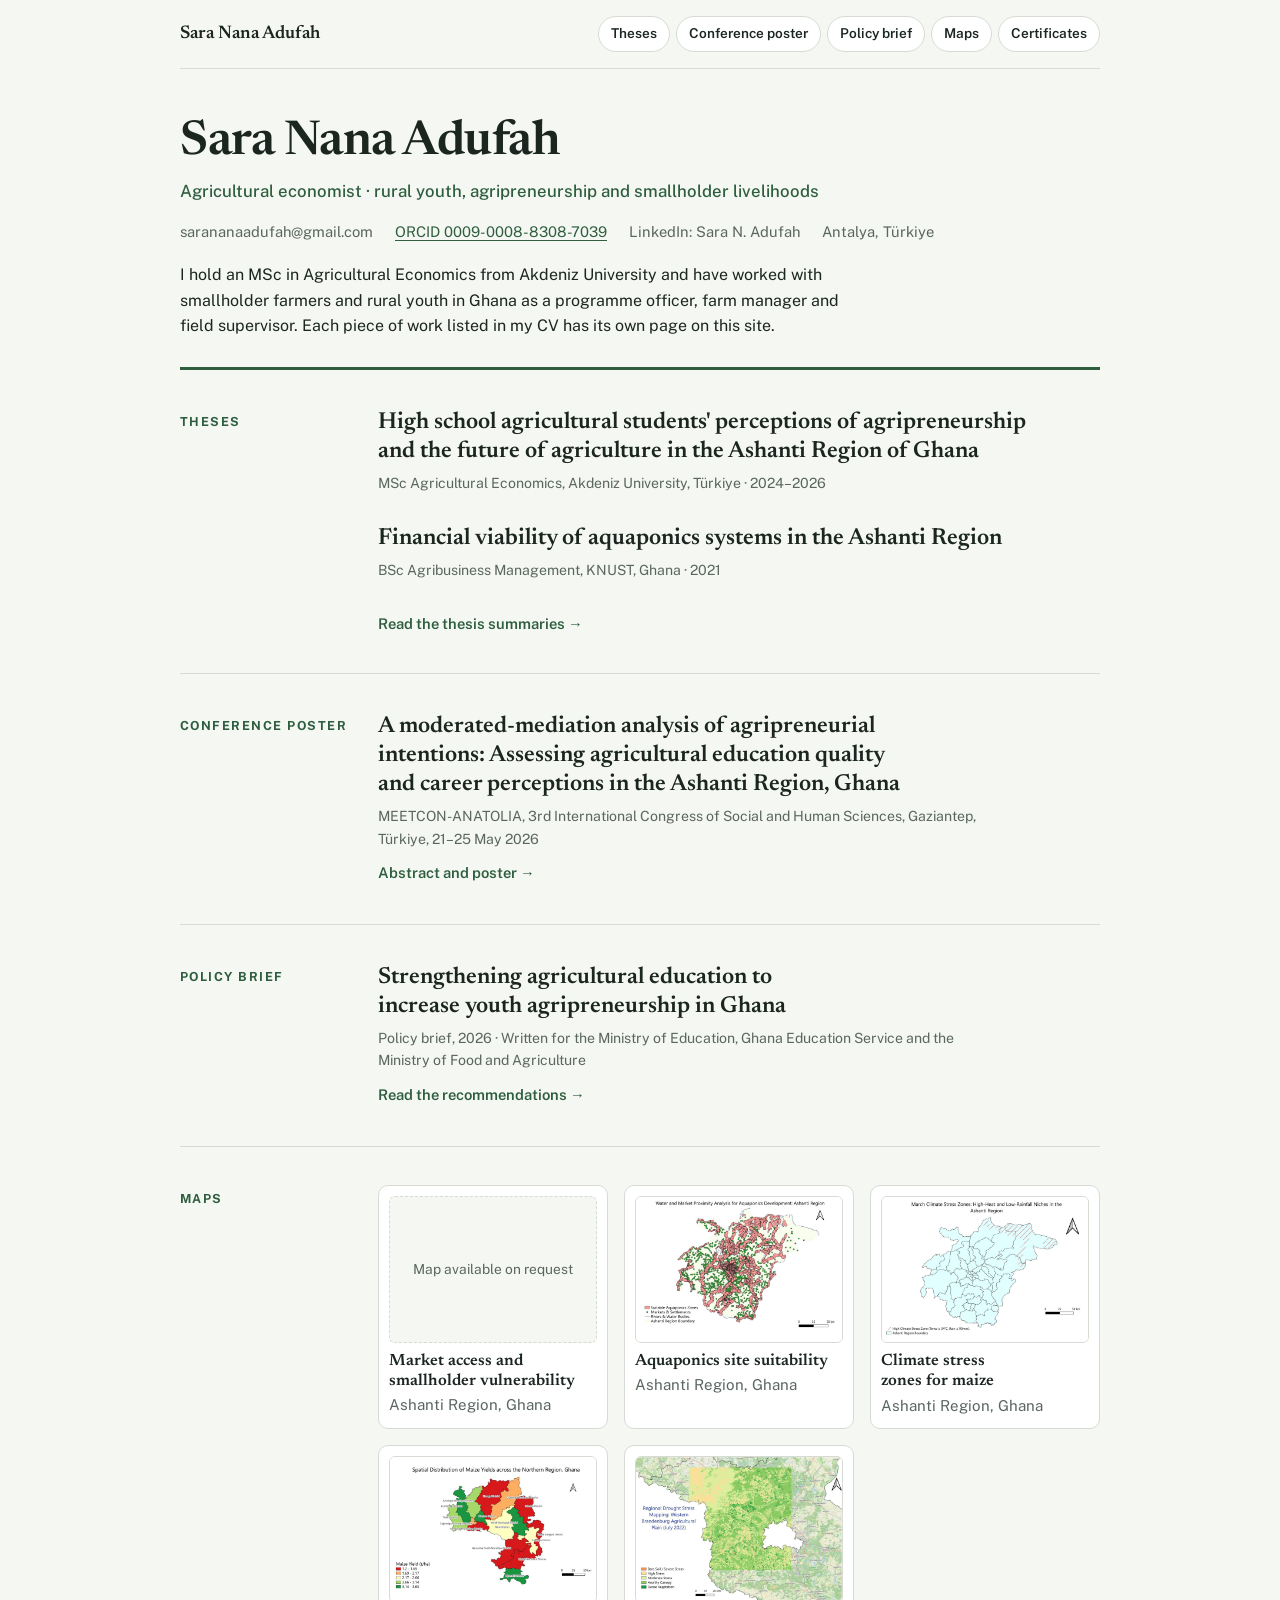
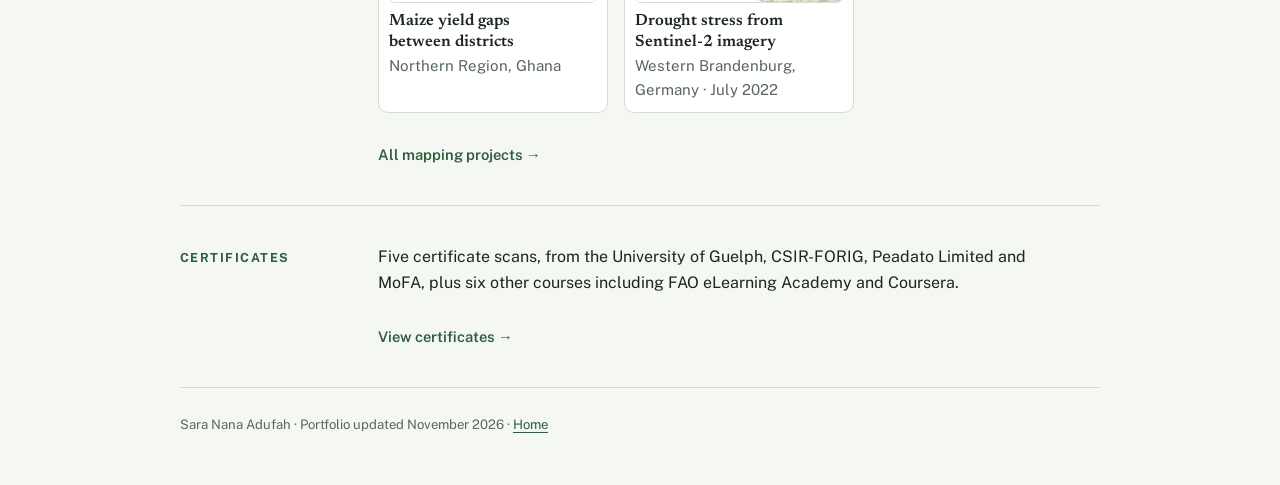
<file: index.html>
<!DOCTYPE html>
<html lang="en">
<head>
<meta charset="utf-8">
<meta name="viewport" content="width=device-width, initial-scale=1">
<title>Sara Nana Adufah Portfolio</title>
<meta name="description" content="Agricultural economist working on rural youth, agripreneurship and smallholder livelihoods in Ghana: theses, conference poster, policy brief, maps and certificates.">
<link rel="canonical" href="https://sarananaadufah.github.io/academic-portfolio/">
<meta property="og:type" content="website">
<meta property="og:title" content="Sara Nana Adufah Portfolio">
<meta property="og:description" content="Agricultural economist working on rural youth, agripreneurship and smallholder livelihoods in Ghana: theses, conference poster, policy brief, maps and certificates.">
<meta property="og:url" content="https://sarananaadufah.github.io/academic-portfolio/">
<meta property="og:image" content="https://sarananaadufah.github.io/academic-portfolio/assets/img/map-aquaponics.jpg">
<script>
(function () {
  var old = { 'theses': 'theses/', 'msc-thesis': 'theses/#msc-thesis', 'bsc-thesis': 'theses/#bsc-thesis',
    'conference': 'poster/', 'policy-brief': 'policy-brief/', 'projects': 'maps/',
    'market-access': 'maps/market-access/', 'aquaponics': 'maps/aquaponics/', 'climate-stress': 'maps/climate-stress/',
    'maize-yields': 'maps/maize-yields/', 'ndvi-brandenburg': 'maps/ndvi-brandenburg/', 'certificates': 'certificates/' };
  var h = location.hash.replace('#', '');
  if (old[h]) location.replace(old[h]);
})();
</script>
<link rel="preconnect" href="https://fonts.googleapis.com">
<link rel="preconnect" href="https://fonts.gstatic.com" crossorigin>
<link href="https://fonts.googleapis.com/css2?family=Newsreader:opsz,wght@6..72,500;6..72,600&family=Public+Sans:wght@400;500;600;700&display=swap" rel="stylesheet">
<link rel="stylesheet" href="assets/style.css">
</head>
<body>
<div class="wrap">
  <nav class="sitenav" aria-label="Site">
    <a class="brand" href="./">Sara Nana Adufah</a>
    <ul>
      <li><a href="theses/">Theses</a></li>
      <li><a href="poster/">Conference poster</a></li>
      <li><a href="policy-brief/">Policy brief</a></li>
      <li><a href="maps/">Maps</a></li>
      <li><a href="certificates/">Certificates</a></li>
    </ul>
  </nav>

<header class="top" id="top">
  <h1 class="name">Sara Nana Adufah</h1>
  <p class="role">Agricultural economist &middot; rural youth, agripreneurship and smallholder livelihoods</p>
  <ul class="contact">
    <li>sarananaadufah@gmail.com</li>
    <li><a href="https://orcid.org/0009-0008-8308-7039">ORCID 0009-0008-8308-7039</a></li>
    <li>LinkedIn: Sara N. Adufah</li>
    <li>Antalya, Türkiye</li>
  </ul>
  <p class="intro">I hold an MSc in Agricultural Economics from Akdeniz University and have worked with smallholder farmers and rural youth in Ghana as a programme officer, farm manager and field supervisor. Each piece of work listed in my CV has its own page on this site.</p>
</header>

<section class="block">
  <div class="rail"><h2>Theses</h2></div>
  <div class="content">
    <article>
      <h3><a class="item-link" href="theses/#msc-thesis">High school agricultural students' perceptions of agripreneurship and the future of agriculture in the Ashanti Region of Ghana</a></h3>
      <p class="meta">MSc Agricultural Economics, Akdeniz University, Türkiye &middot; 2024–2026</p>
    </article>
    <article>
      <h3><a class="item-link" href="theses/#bsc-thesis">Financial viability of aquaponics systems in the Ashanti Region</a></h3>
      <p class="meta">BSc Agribusiness Management, KNUST, Ghana &middot; 2021</p>
    </article>
    <a class="more-link" href="theses/">Read the thesis summaries</a>
  </div>
</section>

<section class="block">
  <div class="rail"><h2>Conference poster</h2></div>
  <div class="content">
    <article>
      <h3><a class="item-link" href="poster/">A moderated-mediation analysis of agripreneurial intentions: Assessing agricultural education quality and career perceptions in the Ashanti Region, Ghana</a></h3>
      <p class="meta">MEETCON-ANATOLIA, 3rd International Congress of Social and Human Sciences, Gaziantep, Türkiye, 21–25 May 2026</p>
      <p><a class="more-link" href="poster/">Abstract and poster</a></p>
    </article>
  </div>
</section>

<section class="block">
  <div class="rail"><h2>Policy brief</h2></div>
  <div class="content">
    <article>
      <h3><a class="item-link" href="policy-brief/">Strengthening agricultural education to increase youth agripreneurship in Ghana</a></h3>
      <p class="meta">Policy brief, 2026 &middot; Written for the Ministry of Education, Ghana Education Service and the Ministry of Food and Agriculture</p>
      <p><a class="more-link" href="policy-brief/">Read the recommendations</a></p>
    </article>
  </div>
</section>

<section class="block">
  <div class="rail"><h2>Maps</h2></div>
  <div class="content">
    <div class="projects compact">
      <a class="proj" href="maps/market-access/">
        <div class="noimg">Map available on request</div>
        <div>
          <h3>Market access and smallholder vulnerability</h3>
          <p class="meta">Ashanti Region, Ghana</p>
        </div>
      </a>
      <a class="proj" href="maps/aquaponics/">
        <img src="assets/img/map-aquaponics.jpg" alt="" loading="lazy">
        <div>
          <h3>Aquaponics site suitability</h3>
          <p class="meta">Ashanti Region, Ghana</p>
        </div>
      </a>
      <a class="proj" href="maps/climate-stress/">
        <img src="assets/img/map-climate-stress.jpg" alt="" loading="lazy">
        <div>
          <h3>Climate stress zones for maize</h3>
          <p class="meta">Ashanti Region, Ghana</p>
        </div>
      </a>
      <a class="proj" href="maps/maize-yields/">
        <img src="assets/img/map-maize-yields.jpg" alt="" loading="lazy">
        <div>
          <h3>Maize yield gaps between districts</h3>
          <p class="meta">Northern Region, Ghana</p>
        </div>
      </a>
      <a class="proj" href="maps/ndvi-brandenburg/">
        <img src="assets/img/map-ndvi-brandenburg.jpg" alt="" loading="lazy">
        <div>
          <h3>Drought stress from Sentinel-2 imagery</h3>
          <p class="meta">Western Brandenburg, Germany &middot; July 2022</p>
        </div>
      </a>
    </div>
    <a class="more-link" href="maps/">All mapping projects</a>
  </div>
</section>

<section class="block">
  <div class="rail"><h2>Certificates</h2></div>
  <div class="content">
    <p style="margin:0">Five certificate scans, from the University of Guelph, CSIR-FORIG, Peadato Limited and MoFA, plus six other courses including FAO eLearning Academy and Coursera.</p>
    <a class="more-link" href="certificates/">View certificates</a>
  </div>
</section>

  <footer>Sara Nana Adufah &middot; Portfolio updated November 2026 &middot; <a href="./">Home</a></footer>
</div>

</body>
</html>
</file>
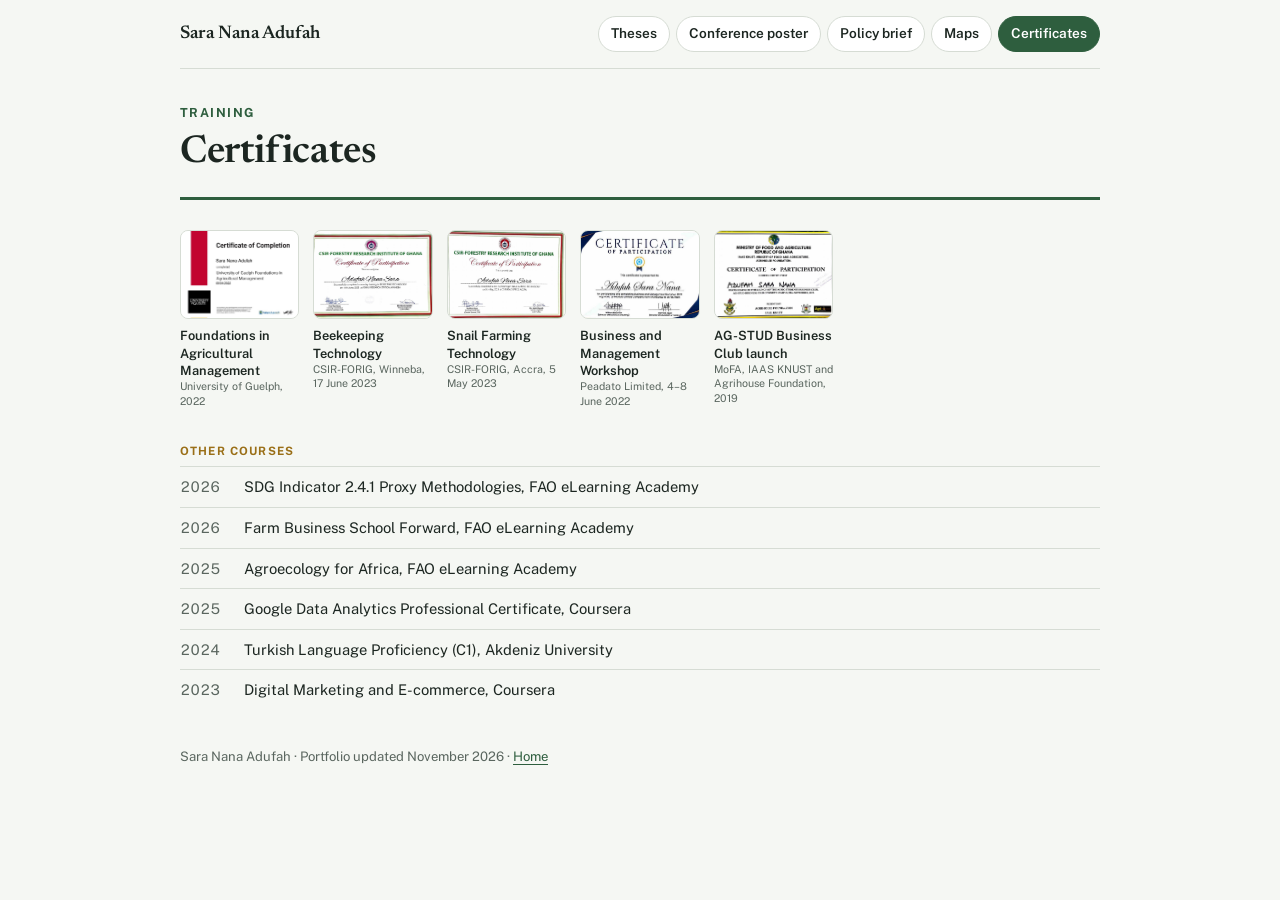
<file: certificates/index.html>
<!DOCTYPE html>
<html lang="en">
<head>
<meta charset="utf-8">
<meta name="viewport" content="width=device-width, initial-scale=1">
<title>Certificates | Sara Nana Adufah</title>
<meta name="description" content="Certificates from the University of Guelph, CSIR-FORIG, Peadato Limited and MoFA, plus FAO eLearning Academy and Coursera courses.">
<link rel="canonical" href="https://sarananaadufah.github.io/academic-portfolio/certificates/">
<meta property="og:type" content="website">
<meta property="og:title" content="Certificates | Sara Nana Adufah">
<meta property="og:description" content="Certificates from the University of Guelph, CSIR-FORIG, Peadato Limited and MoFA, plus FAO eLearning Academy and Coursera courses.">
<meta property="og:url" content="https://sarananaadufah.github.io/academic-portfolio/certificates/">
<link rel="preconnect" href="https://fonts.googleapis.com">
<link rel="preconnect" href="https://fonts.gstatic.com" crossorigin>
<link href="https://fonts.googleapis.com/css2?family=Newsreader:opsz,wght@6..72,500;6..72,600&family=Public+Sans:wght@400;500;600;700&display=swap" rel="stylesheet">
<link rel="stylesheet" href="../assets/style.css">
</head>
<body>
<div class="wrap">
  <nav class="sitenav" aria-label="Site">
    <a class="brand" href="../">Sara Nana Adufah</a>
    <ul>
      <li><a href="../theses/">Theses</a></li>
      <li><a href="../poster/">Conference poster</a></li>
      <li><a href="../policy-brief/">Policy brief</a></li>
      <li><a href="../maps/">Maps</a></li>
      <li><a href="../certificates/" aria-current="page">Certificates</a></li>
    </ul>
  </nav>

<header class="pagehead">
  <p class="kicker">Training</p>
  <h1 class="title">Certificates</h1>
</header>
<main class="page">
  <div class="certs">
      <div class="cert">
        <button class="shot" type="button" data-caption="Foundations in Agricultural Management, University of Guelph, 2022" aria-label="Open the Foundations in Agricultural Management certificate"><img src="../assets/img/cert-guelph.jpg" alt="University of Guelph certificate of completion" loading="lazy"></button>
        <div><b>Foundations in Agricultural Management</b><small>University of Guelph, 2022</small></div>
      </div>
      <div class="cert">
        <button class="shot" type="button" data-caption="Beekeeping Technology, CSIR-Forestry Research Institute of Ghana, 17 June 2023" aria-label="Open the Beekeeping Technology certificate"><img src="../assets/img/cert-beekeeping.jpg" alt="CSIR-FORIG beekeeping training certificate" loading="lazy"></button>
        <div><b>Beekeeping Technology</b><small>CSIR-FORIG, Winneba, 17 June 2023</small></div>
      </div>
      <div class="cert">
        <button class="shot" type="button" data-caption="Snail Farming Technology, CSIR-Forestry Research Institute of Ghana, 5 May 2023" aria-label="Open the Snail Farming Technology certificate"><img src="../assets/img/cert-snail-farming.jpg" alt="CSIR-FORIG snail farming training certificate" loading="lazy"></button>
        <div><b>Snail Farming Technology</b><small>CSIR-FORIG, Accra, 5 May 2023</small></div>
      </div>
      <div class="cert">
        <button class="shot" type="button" data-caption="Business and Management Workshop, Peadato Limited, 4–8 June 2022" aria-label="Open the Business and Management Workshop certificate"><img src="../assets/img/cert-peadato.jpg" alt="Peadato Limited certificate of participation" loading="lazy"></button>
        <div><b>Business and Management Workshop</b><small>Peadato Limited, 4–8 June 2022</small></div>
      </div>
      <div class="cert">
        <button class="shot" type="button" data-caption="Launch of the Agric Students Business Club, KNUST, 30 November 2019" aria-label="Open the AG-STUD Business Club launch certificate"><img src="../assets/img/cert-agstud.jpg" alt="Ministry of Food and Agriculture certificate of participation in the AG-STUD Business Club launch" loading="lazy"></button>
        <div><b>AG-STUD Business Club launch</b><small>MoFA, IAAS KNUST and Agrihouse Foundation, 2019</small></div>
      </div>
  </div>
  <div>
    <p class="label" style="margin-top:0">Other courses</p>
    <table class="more">
      <tr><td>2026</td><td>SDG Indicator 2.4.1 Proxy Methodologies, FAO eLearning Academy</td></tr>
      <tr><td>2026</td><td>Farm Business School Forward, FAO eLearning Academy</td></tr>
      <tr><td>2025</td><td>Agroecology for Africa, FAO eLearning Academy</td></tr>
      <tr><td>2025</td><td>Google Data Analytics Professional Certificate, Coursera</td></tr>
      <tr><td>2024</td><td>Turkish Language Proficiency (C1), Akdeniz University</td></tr>
      <tr><td>2023</td><td>Digital Marketing and E-commerce, Coursera</td></tr>
    </table>
  </div>
</main>

  <footer>Sara Nana Adufah &middot; Portfolio updated November 2026 &middot; <a href="../">Home</a></footer>
</div>
<dialog id="viewer" aria-label="Image viewer">
  <div class="bar"><span id="viewer-caption"></span><button type="button" id="viewer-close">Close</button></div>
  <img id="viewer-img" alt="">
</dialog>
<script src="../assets/viewer.js"></script>
</body>
</html>
</file>
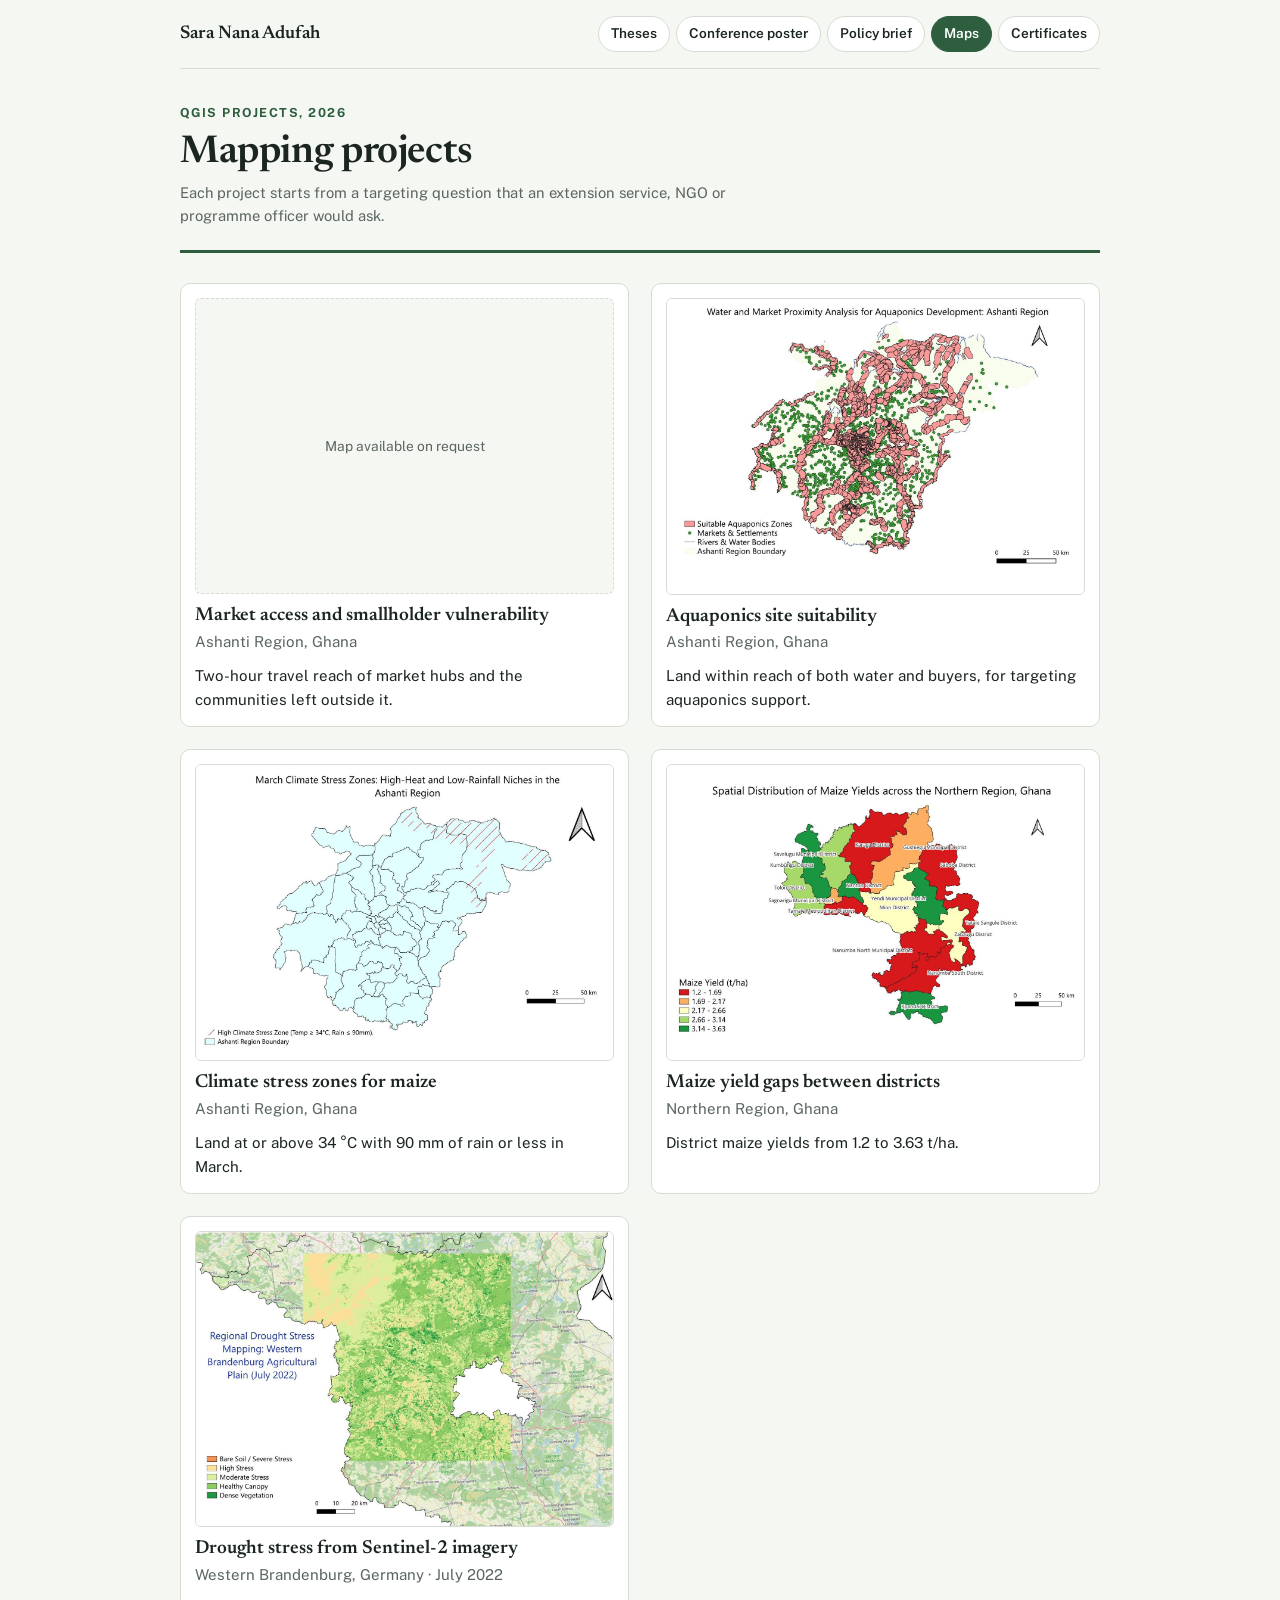
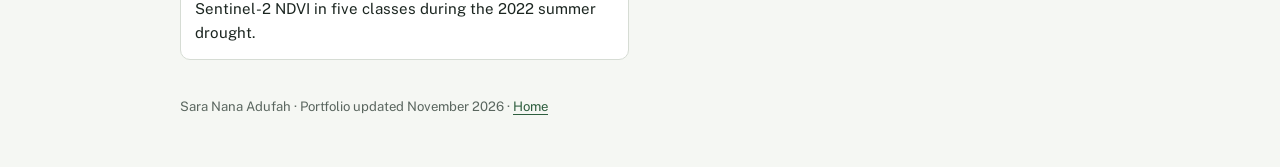
<file: maps/index.html>
<!DOCTYPE html>
<html lang="en">
<head>
<meta charset="utf-8">
<meta name="viewport" content="width=device-width, initial-scale=1">
<title>Mapping projects | Sara Nana Adufah</title>
<meta name="description" content="QGIS projects on market access, aquaponics suitability, maize climate stress and yield gaps in Ghana, plus Sentinel-2 drought stress in Brandenburg.">
<link rel="canonical" href="https://sarananaadufah.github.io/academic-portfolio/maps/">
<meta property="og:type" content="website">
<meta property="og:title" content="Mapping projects | Sara Nana Adufah">
<meta property="og:description" content="QGIS projects on market access, aquaponics suitability, maize climate stress and yield gaps in Ghana, plus Sentinel-2 drought stress in Brandenburg.">
<meta property="og:url" content="https://sarananaadufah.github.io/academic-portfolio/maps/">
<meta property="og:image" content="https://sarananaadufah.github.io/academic-portfolio/assets/img/map-maize-yields.jpg">
<link rel="preconnect" href="https://fonts.googleapis.com">
<link rel="preconnect" href="https://fonts.gstatic.com" crossorigin>
<link href="https://fonts.googleapis.com/css2?family=Newsreader:opsz,wght@6..72,500;6..72,600&family=Public+Sans:wght@400;500;600;700&display=swap" rel="stylesheet">
<link rel="stylesheet" href="../assets/style.css">
</head>
<body>
<div class="wrap">
  <nav class="sitenav" aria-label="Site">
    <a class="brand" href="../">Sara Nana Adufah</a>
    <ul>
      <li><a href="../theses/">Theses</a></li>
      <li><a href="../poster/">Conference poster</a></li>
      <li><a href="../policy-brief/">Policy brief</a></li>
      <li><a href="../maps/" aria-current="page">Maps</a></li>
      <li><a href="../certificates/">Certificates</a></li>
    </ul>
  </nav>

<header class="pagehead">
  <p class="kicker">QGIS projects, 2026</p>
  <h1 class="title">Mapping projects</h1>
  <p class="meta">Each project starts from a targeting question that an extension service, NGO or programme officer would ask.</p>
</header>
<main class="page">
  <div class="projects">
      <a class="proj" href="../maps/market-access/">
        <div class="noimg">Map available on request</div>
        <div>
          <h3>Market access and smallholder vulnerability</h3>
          <p class="meta">Ashanti Region, Ghana</p>
        </div>
        <p>Two-hour travel reach of market hubs and the communities left outside it.</p>
      </a>
      <a class="proj" href="../maps/aquaponics/">
        <img src="../assets/img/map-aquaponics.jpg" alt="" loading="lazy">
        <div>
          <h3>Aquaponics site suitability</h3>
          <p class="meta">Ashanti Region, Ghana</p>
        </div>
        <p>Land within reach of both water and buyers, for targeting aquaponics support.</p>
      </a>
      <a class="proj" href="../maps/climate-stress/">
        <img src="../assets/img/map-climate-stress.jpg" alt="" loading="lazy">
        <div>
          <h3>Climate stress zones for maize</h3>
          <p class="meta">Ashanti Region, Ghana</p>
        </div>
        <p>Land at or above 34 °C with 90 mm of rain or less in March.</p>
      </a>
      <a class="proj" href="../maps/maize-yields/">
        <img src="../assets/img/map-maize-yields.jpg" alt="" loading="lazy">
        <div>
          <h3>Maize yield gaps between districts</h3>
          <p class="meta">Northern Region, Ghana</p>
        </div>
        <p>District maize yields from 1.2 to 3.63 t/ha.</p>
      </a>
      <a class="proj" href="../maps/ndvi-brandenburg/">
        <img src="../assets/img/map-ndvi-brandenburg.jpg" alt="" loading="lazy">
        <div>
          <h3>Drought stress from Sentinel-2 imagery</h3>
          <p class="meta">Western Brandenburg, Germany &middot; July 2022</p>
        </div>
        <p>Sentinel-2 NDVI in five classes during the 2022 summer drought.</p>
      </a>
  </div>
</main>

  <footer>Sara Nana Adufah &middot; Portfolio updated November 2026 &middot; <a href="../">Home</a></footer>
</div>

</body>
</html>
</file>
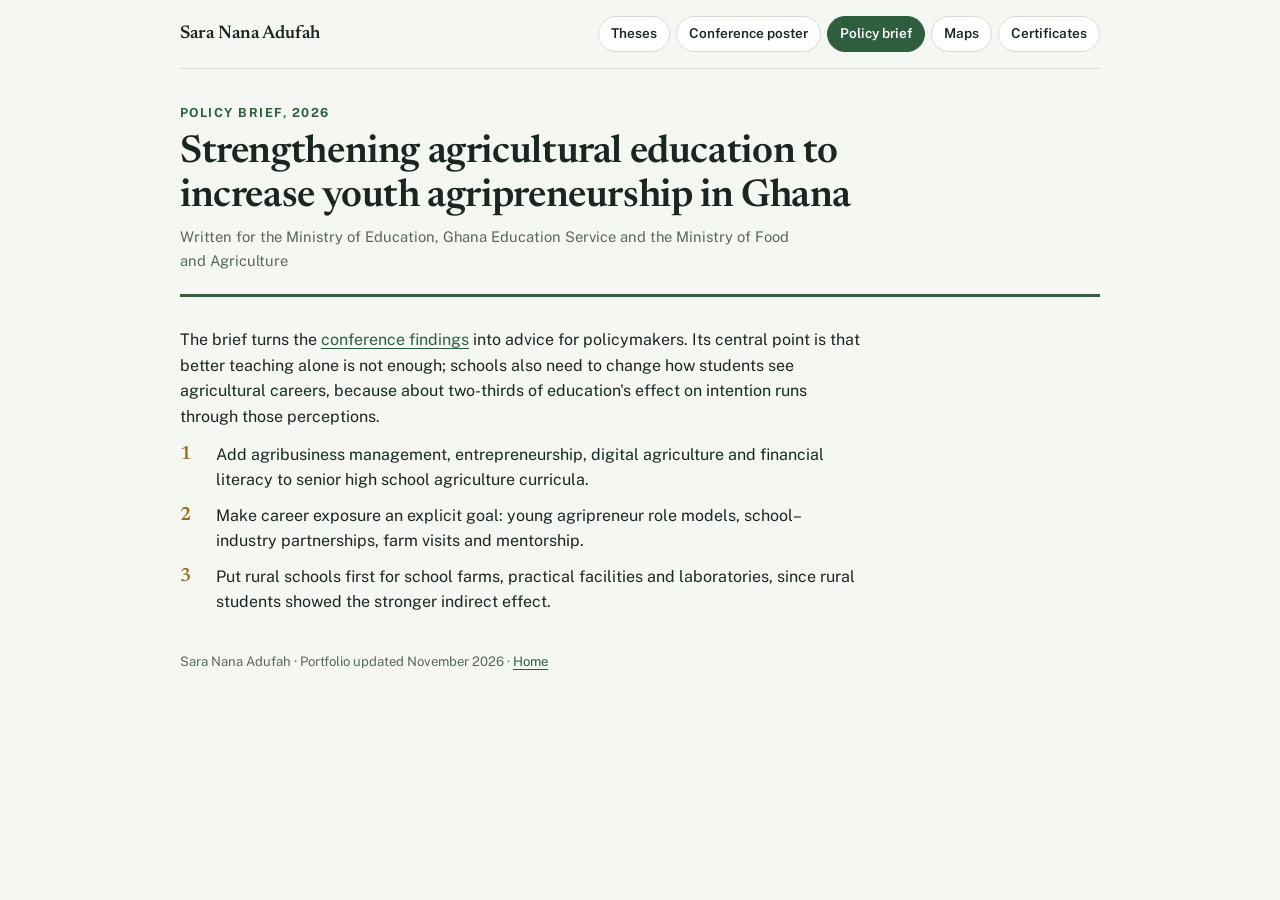
<file: policy-brief/index.html>
<!DOCTYPE html>
<html lang="en">
<head>
<meta charset="utf-8">
<meta name="viewport" content="width=device-width, initial-scale=1">
<title>Policy brief: youth agripreneurship in Ghana | Sara Nana Adufah</title>
<meta name="description" content="Three recommendations for Ghana&#x27;s Ministry of Education, GES and MoFA on using agricultural education to increase youth agripreneurship.">
<link rel="canonical" href="https://sarananaadufah.github.io/academic-portfolio/policy-brief/">
<meta property="og:type" content="website">
<meta property="og:title" content="Policy brief: youth agripreneurship in Ghana | Sara Nana Adufah">
<meta property="og:description" content="Three recommendations for Ghana&#x27;s Ministry of Education, GES and MoFA on using agricultural education to increase youth agripreneurship.">
<meta property="og:url" content="https://sarananaadufah.github.io/academic-portfolio/policy-brief/">
<link rel="preconnect" href="https://fonts.googleapis.com">
<link rel="preconnect" href="https://fonts.gstatic.com" crossorigin>
<link href="https://fonts.googleapis.com/css2?family=Newsreader:opsz,wght@6..72,500;6..72,600&family=Public+Sans:wght@400;500;600;700&display=swap" rel="stylesheet">
<link rel="stylesheet" href="../assets/style.css">
</head>
<body>
<div class="wrap">
  <nav class="sitenav" aria-label="Site">
    <a class="brand" href="../">Sara Nana Adufah</a>
    <ul>
      <li><a href="../theses/">Theses</a></li>
      <li><a href="../poster/">Conference poster</a></li>
      <li><a href="../policy-brief/" aria-current="page">Policy brief</a></li>
      <li><a href="../maps/">Maps</a></li>
      <li><a href="../certificates/">Certificates</a></li>
    </ul>
  </nav>

<header class="pagehead">
  <p class="kicker">Policy brief, 2026</p>
  <h1 class="title">Strengthening agricultural education to increase youth agripreneurship in Ghana</h1>
  <p class="meta">Written for the Ministry of Education, Ghana Education Service and the Ministry of Food and Agriculture</p>
</header>
<main class="page">
  <article>
    <p style="margin-top:0">The brief turns the <a href="../poster/">conference findings</a> into advice for policymakers. Its central point is that better teaching alone is not enough; schools also need to change how students see agricultural careers, because about two-thirds of education's effect on intention runs through those perceptions.</p>
    <ol class="recs">
      <li><span>Add agribusiness management, entrepreneurship, digital agriculture and financial literacy to senior high school agriculture curricula.</span></li>
      <li><span>Make career exposure an explicit goal: young agripreneur role models, school–industry partnerships, farm visits and mentorship.</span></li>
      <li><span>Put rural schools first for school farms, practical facilities and laboratories, since rural students showed the stronger indirect effect.</span></li>
    </ol>
  </article>
</main>

  <footer>Sara Nana Adufah &middot; Portfolio updated November 2026 &middot; <a href="../">Home</a></footer>
</div>

</body>
</html>
</file>
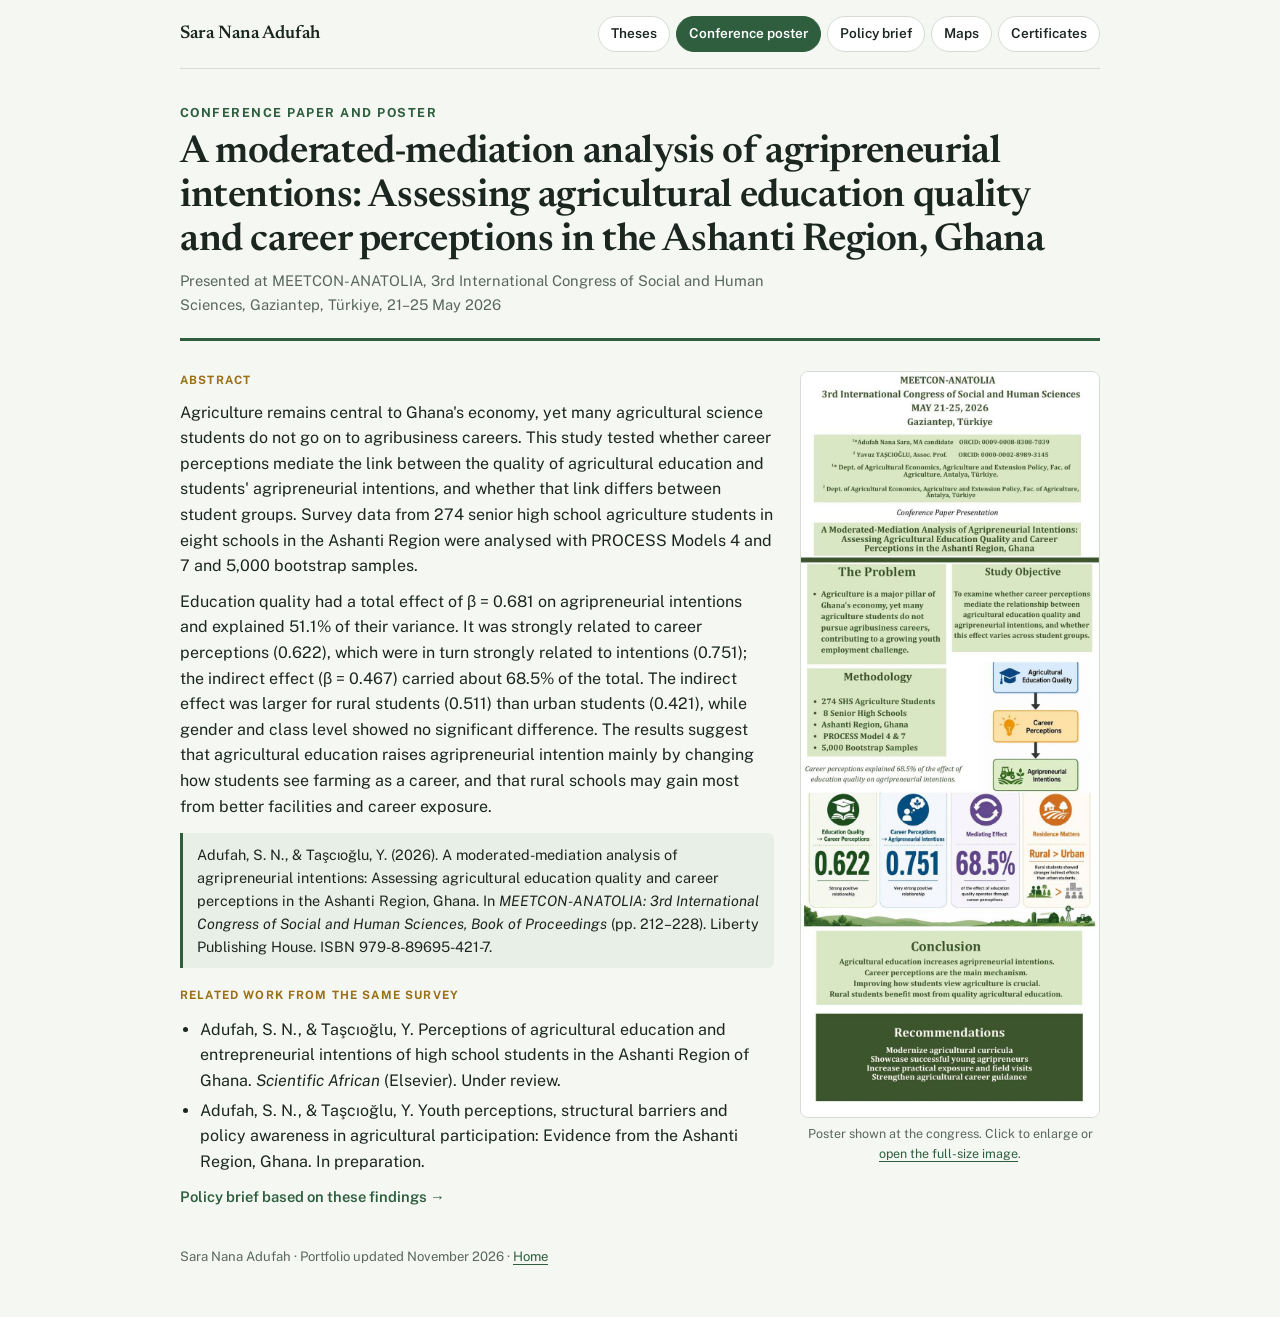
<file: poster/index.html>
<!DOCTYPE html>
<html lang="en">
<head>
<meta charset="utf-8">
<meta name="viewport" content="width=device-width, initial-scale=1">
<title>Conference poster: agripreneurial intentions in the Ashanti Region | Sara Nana Adufah</title>
<meta name="description" content="MEETCON-ANATOLIA 2026: career perceptions carry about 68.5% of the effect of agricultural education quality on students&#x27; agripreneurial intentions in the Ashanti Region, Ghana.">
<link rel="canonical" href="https://sarananaadufah.github.io/academic-portfolio/poster/">
<meta property="og:type" content="website">
<meta property="og:title" content="Conference poster: agripreneurial intentions in the Ashanti Region | Sara Nana Adufah">
<meta property="og:description" content="MEETCON-ANATOLIA 2026: career perceptions carry about 68.5% of the effect of agricultural education quality on students&#x27; agripreneurial intentions in the Ashanti Region, Ghana.">
<meta property="og:url" content="https://sarananaadufah.github.io/academic-portfolio/poster/">
<meta property="og:image" content="https://sarananaadufah.github.io/academic-portfolio/assets/img/meetcon-infographic.jpg">
<link rel="preconnect" href="https://fonts.googleapis.com">
<link rel="preconnect" href="https://fonts.gstatic.com" crossorigin>
<link href="https://fonts.googleapis.com/css2?family=Newsreader:opsz,wght@6..72,500;6..72,600&family=Public+Sans:wght@400;500;600;700&display=swap" rel="stylesheet">
<link rel="stylesheet" href="../assets/style.css">
</head>
<body>
<div class="wrap">
  <nav class="sitenav" aria-label="Site">
    <a class="brand" href="../">Sara Nana Adufah</a>
    <ul>
      <li><a href="../theses/">Theses</a></li>
      <li><a href="../poster/" aria-current="page">Conference poster</a></li>
      <li><a href="../policy-brief/">Policy brief</a></li>
      <li><a href="../maps/">Maps</a></li>
      <li><a href="../certificates/">Certificates</a></li>
    </ul>
  </nav>

<header class="pagehead">
  <p class="kicker">Conference paper and poster</p>
  <h1 class="title">A moderated-mediation analysis of agripreneurial intentions: Assessing agricultural education quality and career perceptions in the Ashanti Region, Ghana</h1>
  <p class="meta">Presented at MEETCON-ANATOLIA, 3rd International Congress of Social and Human Sciences, Gaziantep, Türkiye, 21–25 May 2026</p>
</header>
<main class="page">
  <article class="paper poster">
    <div>
      <p class="label" style="margin-top:0">Abstract</p>
      <p>Agriculture remains central to Ghana's economy, yet many agricultural science students do not go on to agribusiness careers. This study tested whether career perceptions mediate the link between the quality of agricultural education and students' agripreneurial intentions, and whether that link differs between student groups. Survey data from 274 senior high school agriculture students in eight schools in the Ashanti Region were analysed with PROCESS Models 4 and 7 and 5,000 bootstrap samples.</p>
      <p>Education quality had a total effect of β = 0.681 on agripreneurial intentions and explained 51.1% of their variance. It was strongly related to career perceptions (0.622), which were in turn strongly related to intentions (0.751); the indirect effect (β = 0.467) carried about 68.5% of the total. The indirect effect was larger for rural students (0.511) than urban students (0.421), while gender and class level showed no significant difference. The results suggest that agricultural education raises agripreneurial intention mainly by changing how students see farming as a career, and that rural schools may gain most from better facilities and career exposure.</p>
      <div class="cite">Adufah, S. N., &amp; Taşcıoğlu, Y. (2026). A moderated-mediation analysis of agripreneurial intentions: Assessing agricultural education quality and career perceptions in the Ashanti Region, Ghana. In <i>MEETCON-ANATOLIA: 3rd International Congress of Social and Human Sciences, Book of Proceedings</i> (pp. 212–228). Liberty Publishing House. ISBN 979-8-89695-421-7.</div>
      <p class="label">Related work from the same survey</p>
      <ul class="points">
        <li>Adufah, S. N., &amp; Taşcıoğlu, Y. Perceptions of agricultural education and entrepreneurial intentions of high school students in the Ashanti Region of Ghana. <i>Scientific African</i> (Elsevier). Under review.</li>
        <li>Adufah, S. N., &amp; Taşcıoğlu, Y. Youth perceptions, structural barriers and policy awareness in agricultural participation: Evidence from the Ashanti Region, Ghana. In preparation.</li>
      </ul>
      <p><a class="more-link" href="../policy-brief/">Policy brief based on these findings</a></p>
    </div>
    <div class="side">
      <button class="shot" type="button" data-caption="Conference poster, MEETCON-ANATOLIA 2026" aria-label="Open the conference poster full size"><img src="../assets/img/meetcon-infographic.jpg" alt="Conference infographic summarising the study: 274 students, PROCESS models 4 and 7, path coefficients 0.622 and 0.751, 68.5% mediated effect, rural students show stronger effects"></button>
      <p class="hint">Poster shown at the congress. Click to enlarge or <a href="../assets/img/meetcon-infographic.jpg">open the full-size image</a>.</p>
    </div>
  </article>
</main>

  <footer>Sara Nana Adufah &middot; Portfolio updated November 2026 &middot; <a href="../">Home</a></footer>
</div>
<dialog id="viewer" aria-label="Image viewer">
  <div class="bar"><span id="viewer-caption"></span><button type="button" id="viewer-close">Close</button></div>
  <img id="viewer-img" alt="">
</dialog>
<script src="../assets/viewer.js"></script>
</body>
</html>
</file>
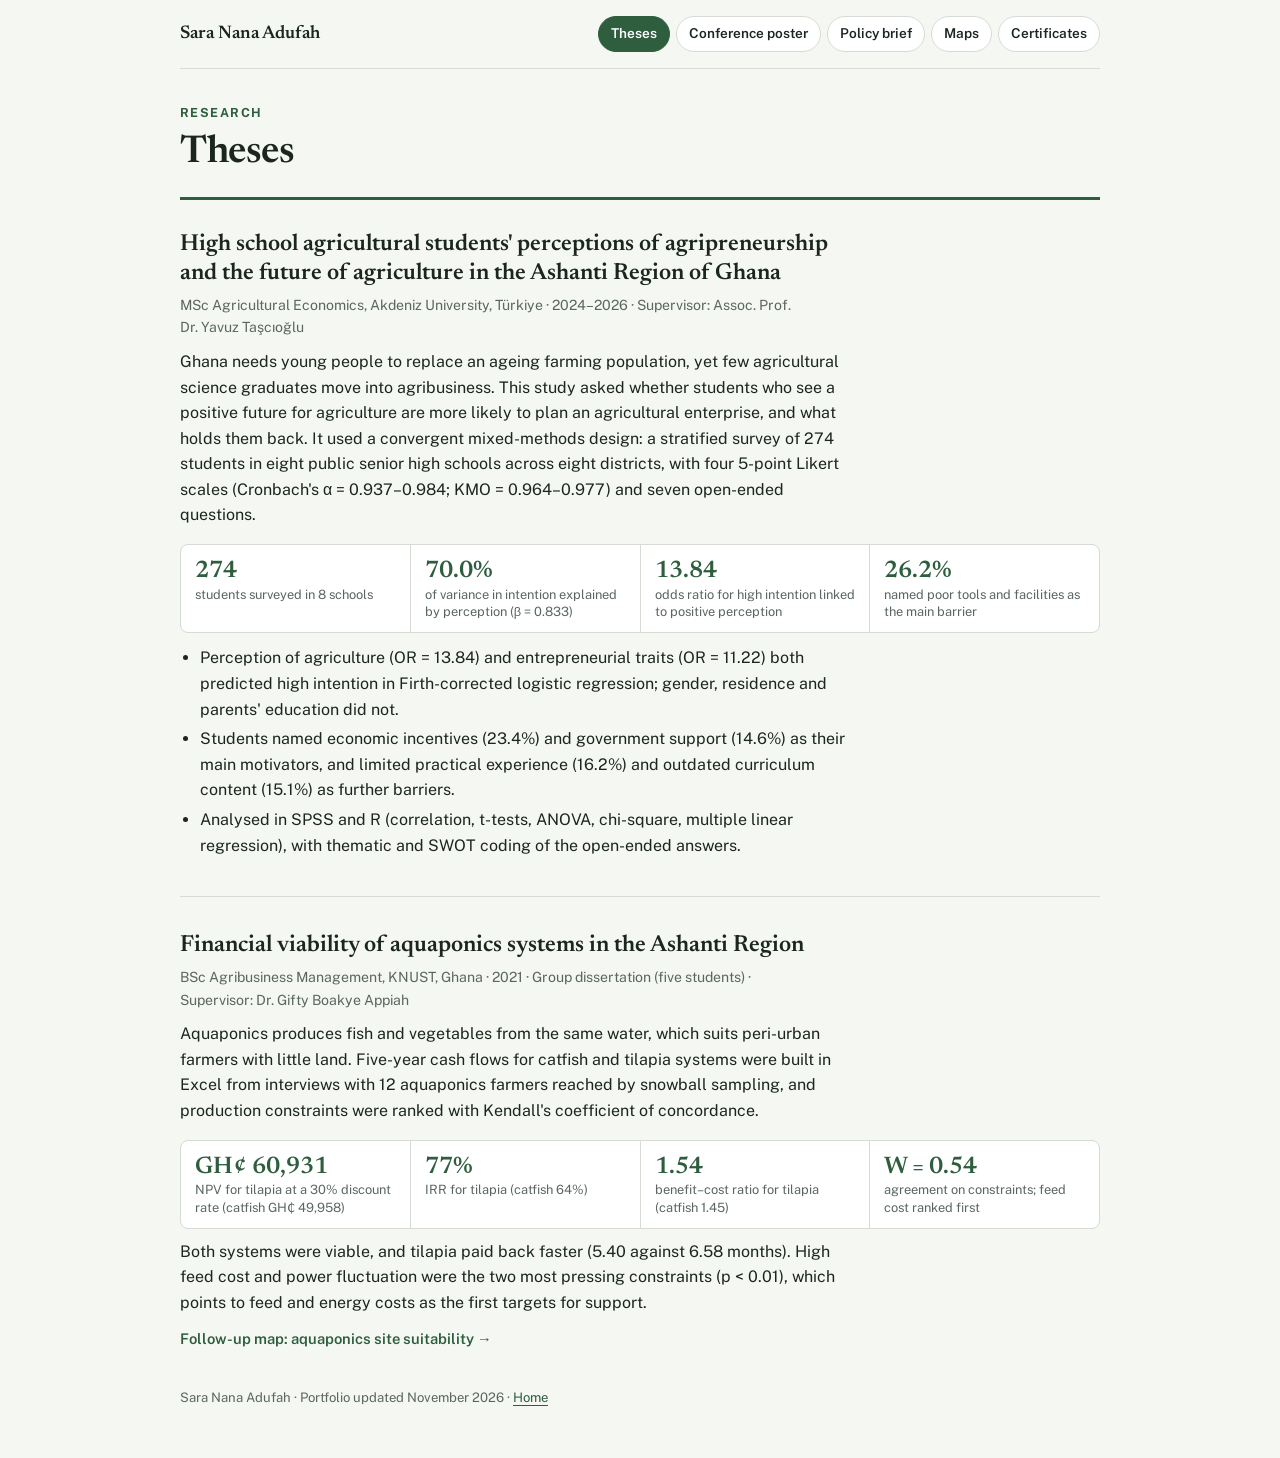
<file: theses/index.html>
<!DOCTYPE html>
<html lang="en">
<head>
<meta charset="utf-8">
<meta name="viewport" content="width=device-width, initial-scale=1">
<title>Theses | Sara Nana Adufah</title>
<meta name="description" content="MSc thesis on agricultural students&#x27; agripreneurship perceptions in the Ashanti Region, and BSc thesis on the financial viability of aquaponics.">
<link rel="canonical" href="https://sarananaadufah.github.io/academic-portfolio/theses/">
<meta property="og:type" content="website">
<meta property="og:title" content="Theses | Sara Nana Adufah">
<meta property="og:description" content="MSc thesis on agricultural students&#x27; agripreneurship perceptions in the Ashanti Region, and BSc thesis on the financial viability of aquaponics.">
<meta property="og:url" content="https://sarananaadufah.github.io/academic-portfolio/theses/">
<link rel="preconnect" href="https://fonts.googleapis.com">
<link rel="preconnect" href="https://fonts.gstatic.com" crossorigin>
<link href="https://fonts.googleapis.com/css2?family=Newsreader:opsz,wght@6..72,500;6..72,600&family=Public+Sans:wght@400;500;600;700&display=swap" rel="stylesheet">
<link rel="stylesheet" href="../assets/style.css">
</head>
<body>
<div class="wrap">
  <nav class="sitenav" aria-label="Site">
    <a class="brand" href="../">Sara Nana Adufah</a>
    <ul>
      <li><a href="../theses/" aria-current="page">Theses</a></li>
      <li><a href="../poster/">Conference poster</a></li>
      <li><a href="../policy-brief/">Policy brief</a></li>
      <li><a href="../maps/">Maps</a></li>
      <li><a href="../certificates/">Certificates</a></li>
    </ul>
  </nav>

<header class="pagehead">
  <p class="kicker">Research</p>
  <h1 class="title">Theses</h1>
</header>
<main class="page">
  <article id="msc-thesis">
    <h2 class="item">High school agricultural students' perceptions of agripreneurship and the future of agriculture in the Ashanti Region of Ghana</h2>
    <p class="meta">MSc Agricultural Economics, Akdeniz University, Türkiye &middot; 2024–2026 &middot; Supervisor: Assoc. Prof. Dr. Yavuz Taşcıoğlu</p>
    <p>Ghana needs young people to replace an ageing farming population, yet few agricultural science graduates move into agribusiness. This study asked whether students who see a positive future for agriculture are more likely to plan an agricultural enterprise, and what holds them back. It used a convergent mixed-methods design: a stratified survey of 274 students in eight public senior high schools across eight districts, with four 5-point Likert scales (Cronbach's α = 0.937–0.984; KMO = 0.964–0.977) and seven open-ended questions.</p>
    <div class="stats" role="list">
      <div class="stat" role="listitem"><b>274</b><span>students surveyed in 8 schools</span></div>
      <div class="stat" role="listitem"><b>70.0%</b><span>of variance in intention explained by perception (β = 0.833)</span></div>
      <div class="stat" role="listitem"><b>13.84</b><span>odds ratio for high intention linked to positive perception</span></div>
      <div class="stat" role="listitem"><b>26.2%</b><span>named poor tools and facilities as the main barrier</span></div>
    </div>
    <ul class="points">
      <li>Perception of agriculture (OR = 13.84) and entrepreneurial traits (OR = 11.22) both predicted high intention in Firth-corrected logistic regression; gender, residence and parents' education did not.</li>
      <li>Students named economic incentives (23.4%) and government support (14.6%) as their main motivators, and limited practical experience (16.2%) and outdated curriculum content (15.1%) as further barriers.</li>
      <li>Analysed in SPSS and R (correlation, t-tests, ANOVA, chi-square, multiple linear regression), with thematic and SWOT coding of the open-ended answers.</li>
    </ul>
  </article>
  <article id="bsc-thesis">
    <h2 class="item">Financial viability of aquaponics systems in the Ashanti Region</h2>
    <p class="meta">BSc Agribusiness Management, KNUST, Ghana &middot; 2021 &middot; Group dissertation (five students) &middot; Supervisor: Dr. Gifty Boakye Appiah</p>
    <p>Aquaponics produces fish and vegetables from the same water, which suits peri-urban farmers with little land. Five-year cash flows for catfish and tilapia systems were built in Excel from interviews with 12 aquaponics farmers reached by snowball sampling, and production constraints were ranked with Kendall's coefficient of concordance.</p>
    <div class="stats" role="list">
      <div class="stat" role="listitem"><b>GH₵ 60,931</b><span>NPV for tilapia at a 30% discount rate (catfish GH₵ 49,958)</span></div>
      <div class="stat" role="listitem"><b>77%</b><span>IRR for tilapia (catfish 64%)</span></div>
      <div class="stat" role="listitem"><b>1.54</b><span>benefit–cost ratio for tilapia (catfish 1.45)</span></div>
      <div class="stat" role="listitem"><b>W = 0.54</b><span>agreement on constraints; feed cost ranked first</span></div>
    </div>
    <p>Both systems were viable, and tilapia paid back faster (5.40 against 6.58 months). High feed cost and power fluctuation were the two most pressing constraints (p &lt; 0.01), which points to feed and energy costs as the first targets for support.</p>
    <p><a class="more-link" href="../maps/aquaponics/">Follow-up map: aquaponics site suitability</a></p>
  </article>
</main>

  <footer>Sara Nana Adufah &middot; Portfolio updated November 2026 &middot; <a href="../">Home</a></footer>
</div>

</body>
</html>
</file>
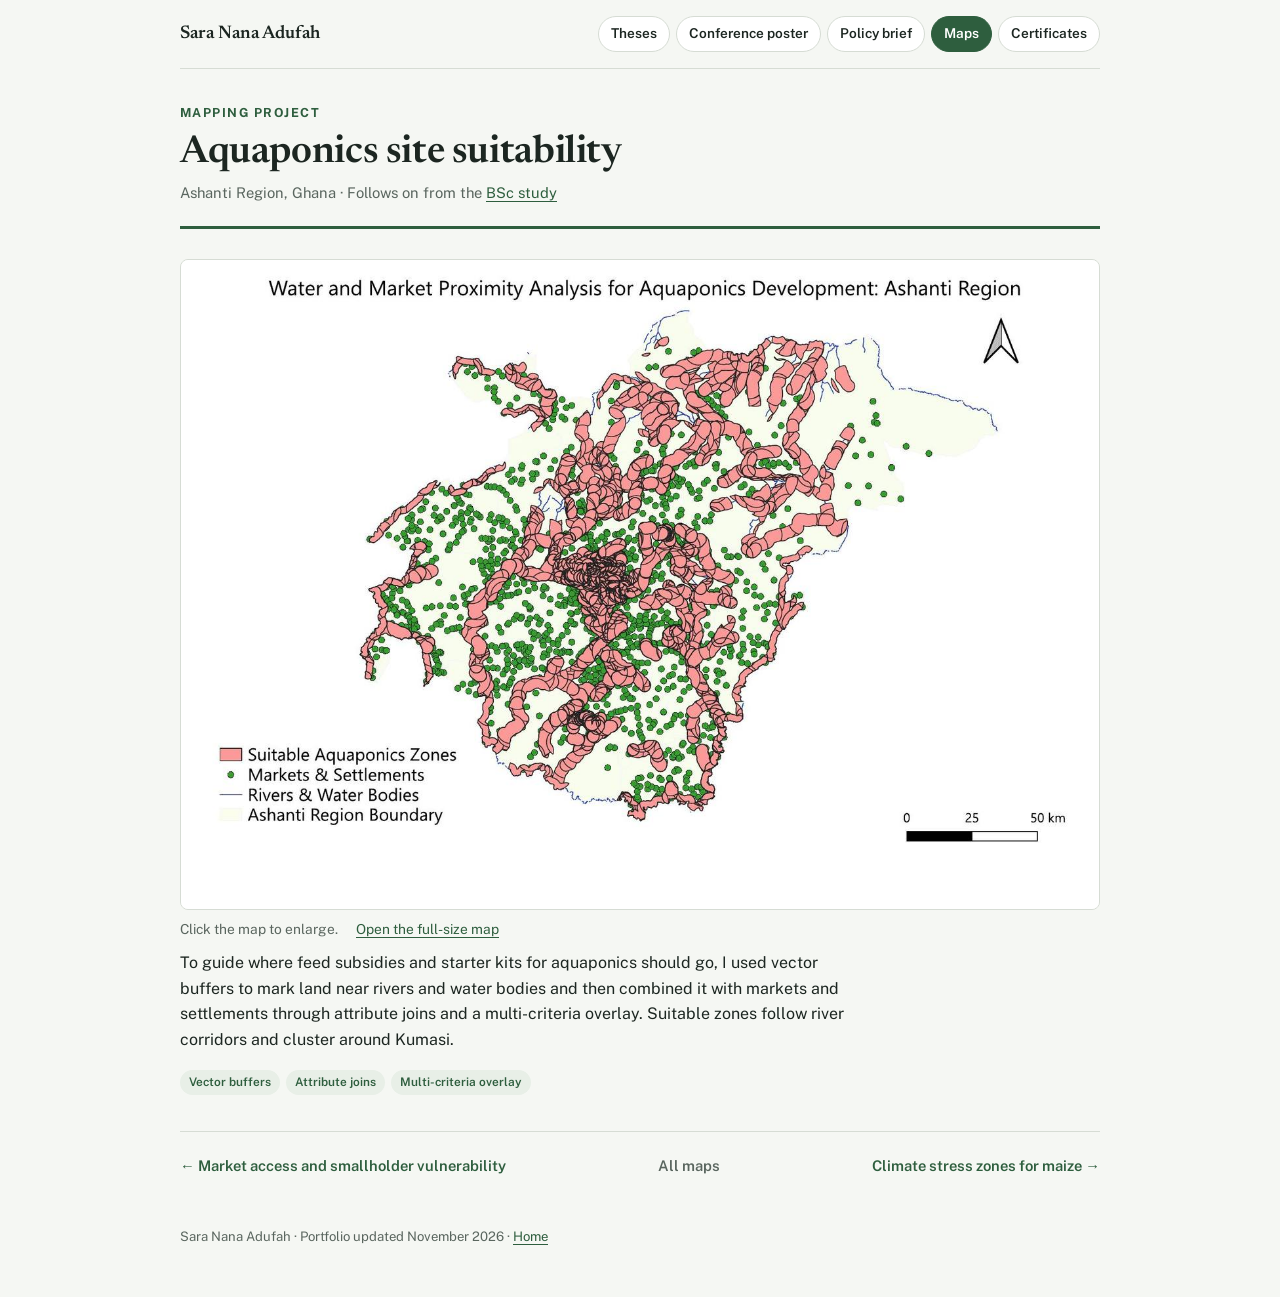
<file: maps/aquaponics/index.html>
<!DOCTYPE html>
<html lang="en">
<head>
<meta charset="utf-8">
<meta name="viewport" content="width=device-width, initial-scale=1">
<title>Aquaponics site suitability | Sara Nana Adufah</title>
<meta name="description" content="Land within reach of both water and buyers, for targeting aquaponics support. QGIS project, Ashanti Region, Ghana.">
<link rel="canonical" href="https://sarananaadufah.github.io/academic-portfolio/maps/aquaponics/">
<meta property="og:type" content="website">
<meta property="og:title" content="Aquaponics site suitability | Sara Nana Adufah">
<meta property="og:description" content="Land within reach of both water and buyers, for targeting aquaponics support. QGIS project, Ashanti Region, Ghana.">
<meta property="og:url" content="https://sarananaadufah.github.io/academic-portfolio/maps/aquaponics/">
<meta property="og:image" content="https://sarananaadufah.github.io/academic-portfolio/assets/img/map-aquaponics.jpg">
<link rel="preconnect" href="https://fonts.googleapis.com">
<link rel="preconnect" href="https://fonts.gstatic.com" crossorigin>
<link href="https://fonts.googleapis.com/css2?family=Newsreader:opsz,wght@6..72,500;6..72,600&family=Public+Sans:wght@400;500;600;700&display=swap" rel="stylesheet">
<link rel="stylesheet" href="../../assets/style.css">
</head>
<body>
<div class="wrap">
  <nav class="sitenav" aria-label="Site">
    <a class="brand" href="../../">Sara Nana Adufah</a>
    <ul>
      <li><a href="../../theses/">Theses</a></li>
      <li><a href="../../poster/">Conference poster</a></li>
      <li><a href="../../policy-brief/">Policy brief</a></li>
      <li><a href="../../maps/" aria-current="page">Maps</a></li>
      <li><a href="../../certificates/">Certificates</a></li>
    </ul>
  </nav>

<header class="pagehead">
  <p class="kicker"><a href="../">Mapping project</a></p>
  <h1 class="title">Aquaponics site suitability</h1>
  <p class="meta">Ashanti Region, Ghana &middot; Follows on from the <a href="../../theses/#bsc-thesis">BSc study</a></p>
</header>
<main class="page">
  <article>
  <div class="figure">
    <button class="shot" type="button" data-caption="Water and market proximity analysis for aquaponics, Ashanti Region" aria-label="Open the map full size"><img src="../../assets/img/map-aquaponics.jpg" alt="Map of the Ashanti Region with suitable aquaponics zones following river corridors and clustering around the centre of the region"></button>
    <div class="actions"><span>Click the map to enlarge.</span><a href="../../assets/img/map-aquaponics.jpg">Open the full-size map</a></div>
  </div>
    <p>To guide where feed subsidies and starter kits for aquaponics should go, I used vector buffers to mark land near rivers and water bodies and then combined it with markets and settlements through attribute joins and a multi-criteria overlay. Suitable zones follow river corridors and cluster around Kumasi.</p>
    <div class="tags" style="margin-top:14px"><span>Vector buffers</span><span>Attribute joins</span><span>Multi-criteria overlay</span></div>
  </article>
</main>
<nav class="pager" aria-label="Other maps"><a href="../market-access/">&larr; Market access and smallholder vulnerability</a><a class="mid" href="../">All maps</a><a href="../climate-stress/">Climate stress zones for maize &rarr;</a></nav>

  <footer>Sara Nana Adufah &middot; Portfolio updated November 2026 &middot; <a href="../../">Home</a></footer>
</div>
<dialog id="viewer" aria-label="Image viewer">
  <div class="bar"><span id="viewer-caption"></span><button type="button" id="viewer-close">Close</button></div>
  <img id="viewer-img" alt="">
</dialog>
<script src="../../assets/viewer.js"></script>
</body>
</html>
</file>
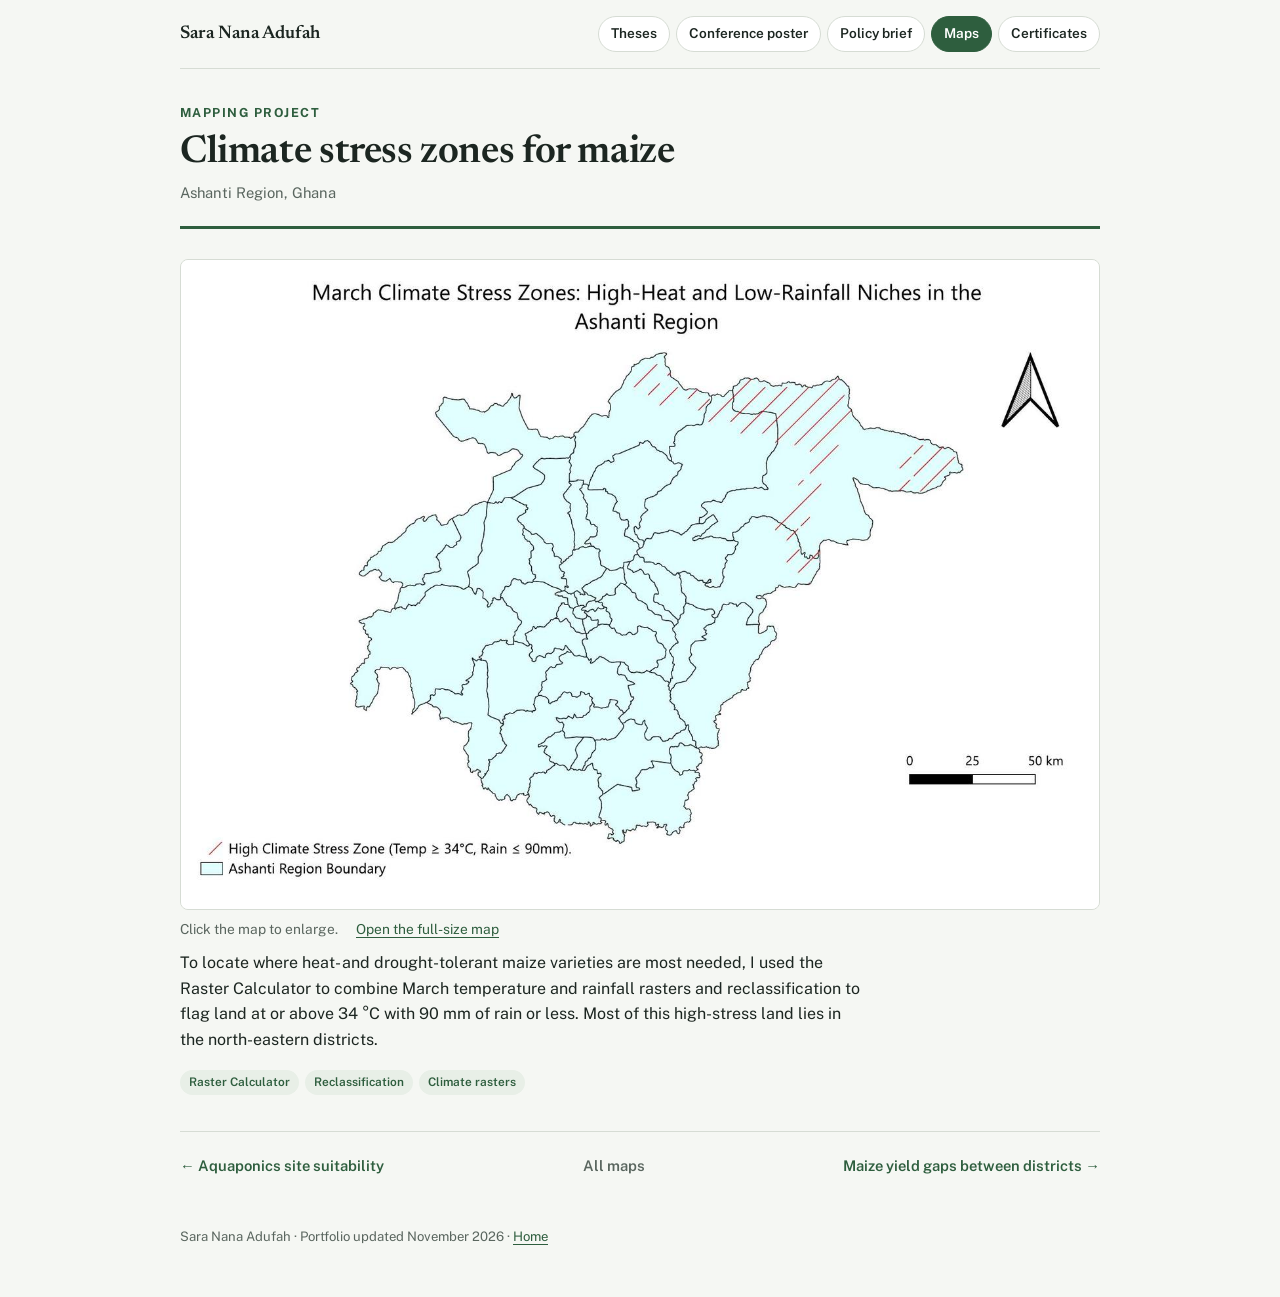
<file: maps/climate-stress/index.html>
<!DOCTYPE html>
<html lang="en">
<head>
<meta charset="utf-8">
<meta name="viewport" content="width=device-width, initial-scale=1">
<title>Climate stress zones for maize | Sara Nana Adufah</title>
<meta name="description" content="Land at or above 34 °C with 90 mm of rain or less in March. QGIS project, Ashanti Region, Ghana.">
<link rel="canonical" href="https://sarananaadufah.github.io/academic-portfolio/maps/climate-stress/">
<meta property="og:type" content="website">
<meta property="og:title" content="Climate stress zones for maize | Sara Nana Adufah">
<meta property="og:description" content="Land at or above 34 °C with 90 mm of rain or less in March. QGIS project, Ashanti Region, Ghana.">
<meta property="og:url" content="https://sarananaadufah.github.io/academic-portfolio/maps/climate-stress/">
<meta property="og:image" content="https://sarananaadufah.github.io/academic-portfolio/assets/img/map-climate-stress.jpg">
<link rel="preconnect" href="https://fonts.googleapis.com">
<link rel="preconnect" href="https://fonts.gstatic.com" crossorigin>
<link href="https://fonts.googleapis.com/css2?family=Newsreader:opsz,wght@6..72,500;6..72,600&family=Public+Sans:wght@400;500;600;700&display=swap" rel="stylesheet">
<link rel="stylesheet" href="../../assets/style.css">
</head>
<body>
<div class="wrap">
  <nav class="sitenav" aria-label="Site">
    <a class="brand" href="../../">Sara Nana Adufah</a>
    <ul>
      <li><a href="../../theses/">Theses</a></li>
      <li><a href="../../poster/">Conference poster</a></li>
      <li><a href="../../policy-brief/">Policy brief</a></li>
      <li><a href="../../maps/" aria-current="page">Maps</a></li>
      <li><a href="../../certificates/">Certificates</a></li>
    </ul>
  </nav>

<header class="pagehead">
  <p class="kicker"><a href="../">Mapping project</a></p>
  <h1 class="title">Climate stress zones for maize</h1>
  <p class="meta">Ashanti Region, Ghana</p>
</header>
<main class="page">
  <article>
  <div class="figure">
    <button class="shot" type="button" data-caption="March climate stress zones, Ashanti Region" aria-label="Open the map full size"><img src="../../assets/img/map-climate-stress.jpg" alt="Map of the Ashanti Region districts with hatched high climate stress zones in the north-east"></button>
    <div class="actions"><span>Click the map to enlarge.</span><a href="../../assets/img/map-climate-stress.jpg">Open the full-size map</a></div>
  </div>
    <p>To locate where heat- and drought-tolerant maize varieties are most needed, I used the Raster Calculator to combine March temperature and rainfall rasters and reclassification to flag land at or above 34 °C with 90 mm of rain or less. Most of this high-stress land lies in the north-eastern districts.</p>
    <div class="tags" style="margin-top:14px"><span>Raster Calculator</span><span>Reclassification</span><span>Climate rasters</span></div>
  </article>
</main>
<nav class="pager" aria-label="Other maps"><a href="../aquaponics/">&larr; Aquaponics site suitability</a><a class="mid" href="../">All maps</a><a href="../maize-yields/">Maize yield gaps between districts &rarr;</a></nav>

  <footer>Sara Nana Adufah &middot; Portfolio updated November 2026 &middot; <a href="../../">Home</a></footer>
</div>
<dialog id="viewer" aria-label="Image viewer">
  <div class="bar"><span id="viewer-caption"></span><button type="button" id="viewer-close">Close</button></div>
  <img id="viewer-img" alt="">
</dialog>
<script src="../../assets/viewer.js"></script>
</body>
</html>
</file>
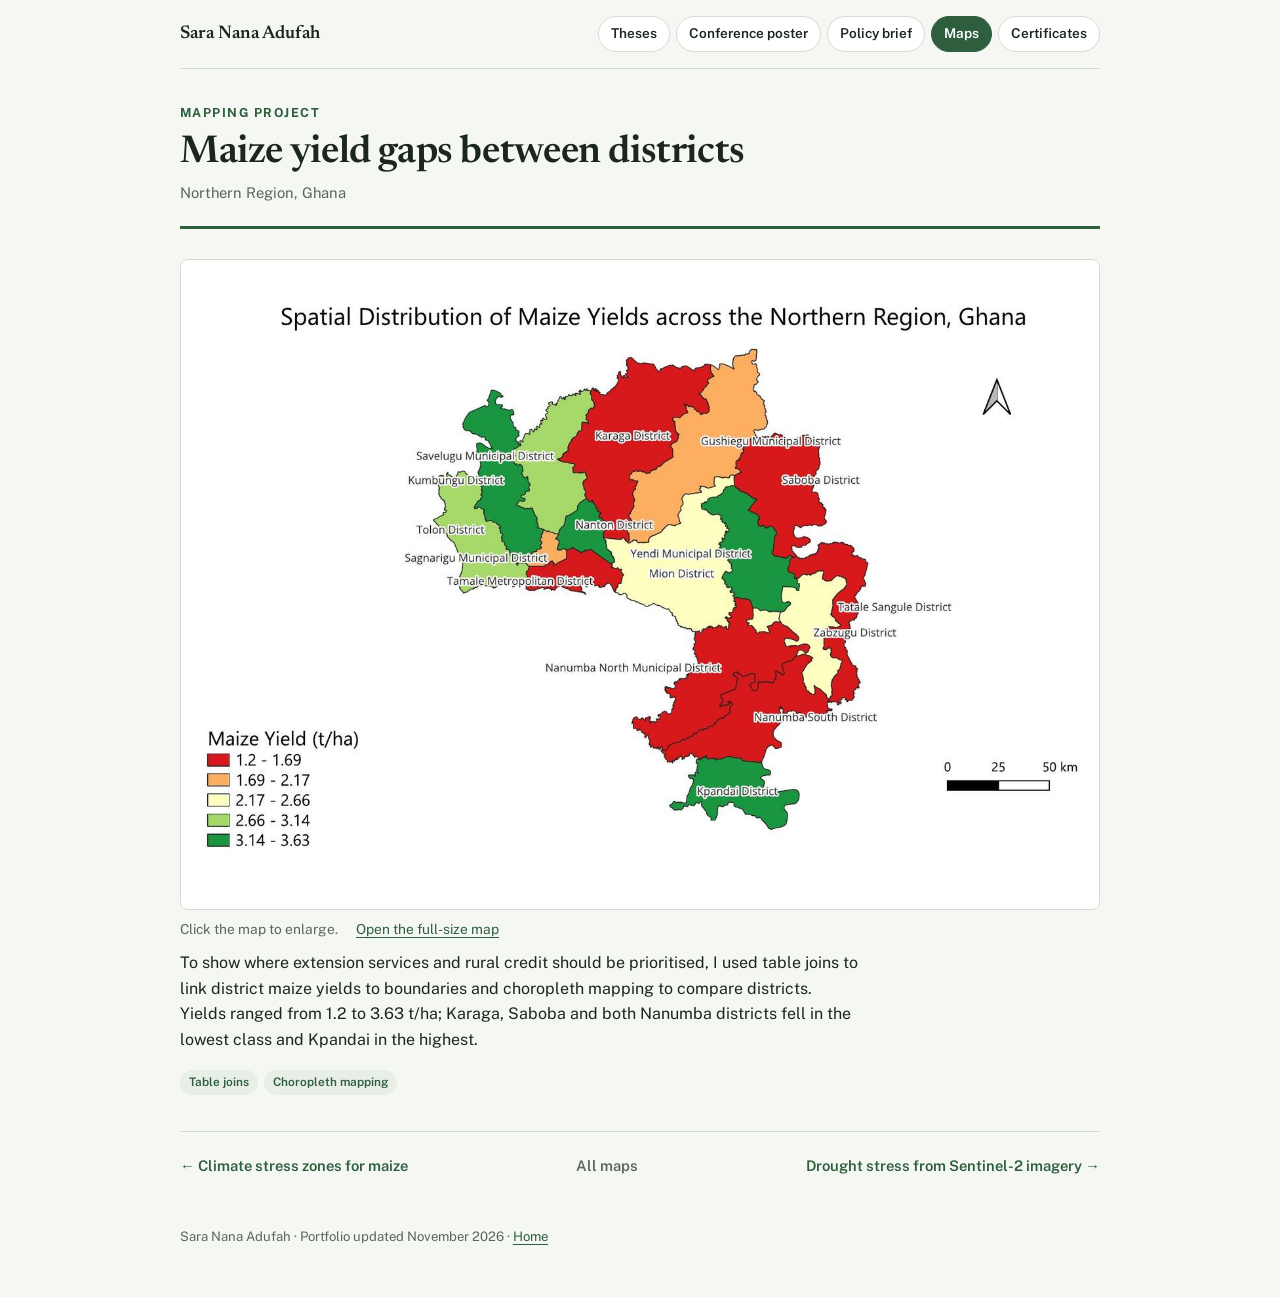
<file: maps/maize-yields/index.html>
<!DOCTYPE html>
<html lang="en">
<head>
<meta charset="utf-8">
<meta name="viewport" content="width=device-width, initial-scale=1">
<title>Maize yield gaps between districts | Sara Nana Adufah</title>
<meta name="description" content="District maize yields from 1.2 to 3.63 t/ha. QGIS project, Northern Region, Ghana.">
<link rel="canonical" href="https://sarananaadufah.github.io/academic-portfolio/maps/maize-yields/">
<meta property="og:type" content="website">
<meta property="og:title" content="Maize yield gaps between districts | Sara Nana Adufah">
<meta property="og:description" content="District maize yields from 1.2 to 3.63 t/ha. QGIS project, Northern Region, Ghana.">
<meta property="og:url" content="https://sarananaadufah.github.io/academic-portfolio/maps/maize-yields/">
<meta property="og:image" content="https://sarananaadufah.github.io/academic-portfolio/assets/img/map-maize-yields.jpg">
<link rel="preconnect" href="https://fonts.googleapis.com">
<link rel="preconnect" href="https://fonts.gstatic.com" crossorigin>
<link href="https://fonts.googleapis.com/css2?family=Newsreader:opsz,wght@6..72,500;6..72,600&family=Public+Sans:wght@400;500;600;700&display=swap" rel="stylesheet">
<link rel="stylesheet" href="../../assets/style.css">
</head>
<body>
<div class="wrap">
  <nav class="sitenav" aria-label="Site">
    <a class="brand" href="../../">Sara Nana Adufah</a>
    <ul>
      <li><a href="../../theses/">Theses</a></li>
      <li><a href="../../poster/">Conference poster</a></li>
      <li><a href="../../policy-brief/">Policy brief</a></li>
      <li><a href="../../maps/" aria-current="page">Maps</a></li>
      <li><a href="../../certificates/">Certificates</a></li>
    </ul>
  </nav>

<header class="pagehead">
  <p class="kicker"><a href="../">Mapping project</a></p>
  <h1 class="title">Maize yield gaps between districts</h1>
  <p class="meta">Northern Region, Ghana</p>
</header>
<main class="page">
  <article>
  <div class="figure">
    <button class="shot" type="button" data-caption="Maize yields by district, Northern Region, Ghana" aria-label="Open the map full size"><img src="../../assets/img/map-maize-yields.jpg" alt="Choropleth map of maize yield by district in Ghana's Northern Region, from 1.2 to 3.63 tonnes per hectare"></button>
    <div class="actions"><span>Click the map to enlarge.</span><a href="../../assets/img/map-maize-yields.jpg">Open the full-size map</a></div>
  </div>
    <p>To show where extension services and rural credit should be prioritised, I used table joins to link district maize yields to boundaries and choropleth mapping to compare districts. Yields ranged from 1.2 to 3.63 t/ha; Karaga, Saboba and both Nanumba districts fell in the lowest class and Kpandai in the highest.</p>
    <div class="tags" style="margin-top:14px"><span>Table joins</span><span>Choropleth mapping</span></div>
  </article>
</main>
<nav class="pager" aria-label="Other maps"><a href="../climate-stress/">&larr; Climate stress zones for maize</a><a class="mid" href="../">All maps</a><a href="../ndvi-brandenburg/">Drought stress from Sentinel-2 imagery &rarr;</a></nav>

  <footer>Sara Nana Adufah &middot; Portfolio updated November 2026 &middot; <a href="../../">Home</a></footer>
</div>
<dialog id="viewer" aria-label="Image viewer">
  <div class="bar"><span id="viewer-caption"></span><button type="button" id="viewer-close">Close</button></div>
  <img id="viewer-img" alt="">
</dialog>
<script src="../../assets/viewer.js"></script>
</body>
</html>
</file>
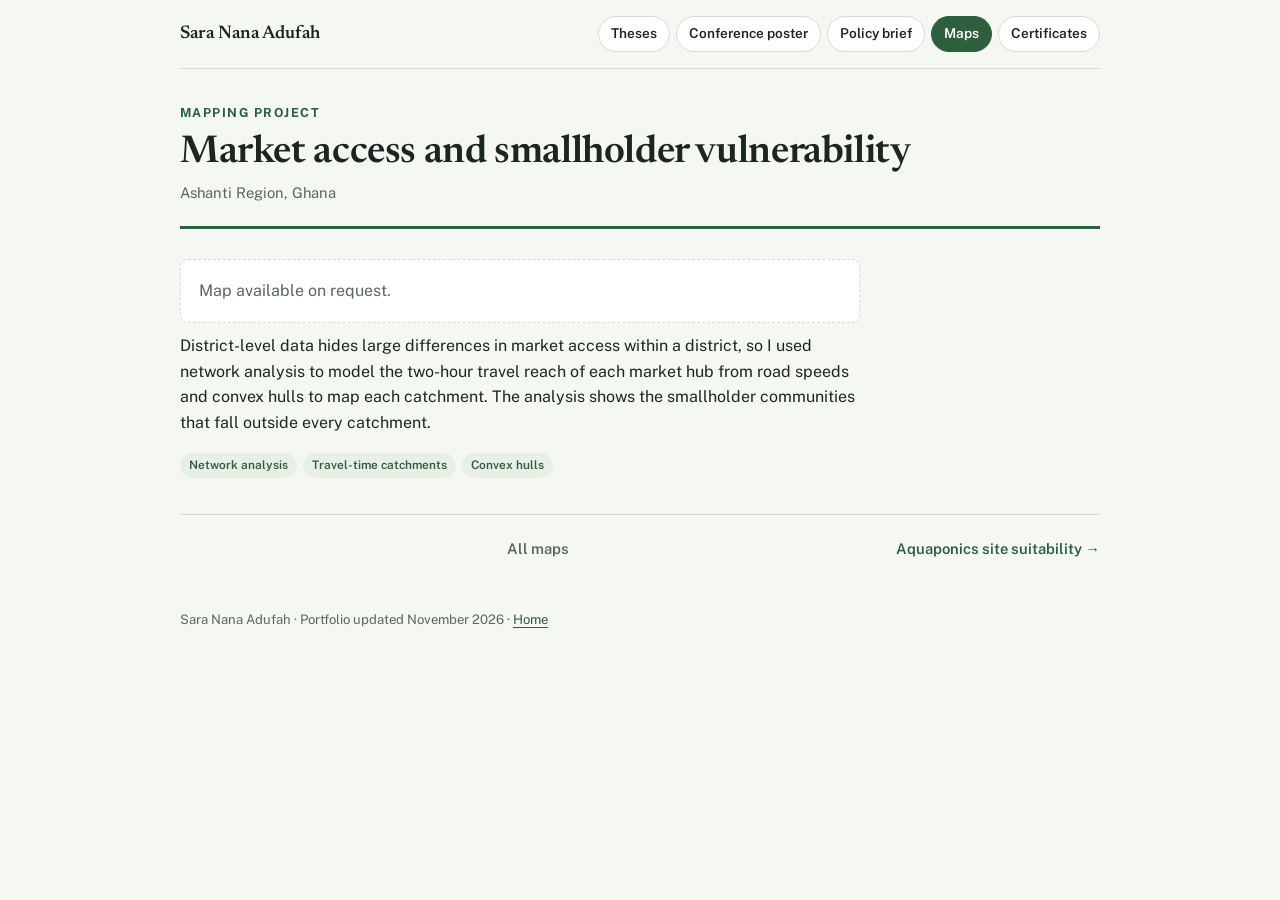
<file: maps/market-access/index.html>
<!DOCTYPE html>
<html lang="en">
<head>
<meta charset="utf-8">
<meta name="viewport" content="width=device-width, initial-scale=1">
<title>Market access and smallholder vulnerability | Sara Nana Adufah</title>
<meta name="description" content="Two-hour travel reach of market hubs and the communities left outside it. QGIS project, Ashanti Region, Ghana.">
<link rel="canonical" href="https://sarananaadufah.github.io/academic-portfolio/maps/market-access/">
<meta property="og:type" content="website">
<meta property="og:title" content="Market access and smallholder vulnerability | Sara Nana Adufah">
<meta property="og:description" content="Two-hour travel reach of market hubs and the communities left outside it. QGIS project, Ashanti Region, Ghana.">
<meta property="og:url" content="https://sarananaadufah.github.io/academic-portfolio/maps/market-access/">
<link rel="preconnect" href="https://fonts.googleapis.com">
<link rel="preconnect" href="https://fonts.gstatic.com" crossorigin>
<link href="https://fonts.googleapis.com/css2?family=Newsreader:opsz,wght@6..72,500;6..72,600&family=Public+Sans:wght@400;500;600;700&display=swap" rel="stylesheet">
<link rel="stylesheet" href="../../assets/style.css">
</head>
<body>
<div class="wrap">
  <nav class="sitenav" aria-label="Site">
    <a class="brand" href="../../">Sara Nana Adufah</a>
    <ul>
      <li><a href="../../theses/">Theses</a></li>
      <li><a href="../../poster/">Conference poster</a></li>
      <li><a href="../../policy-brief/">Policy brief</a></li>
      <li><a href="../../maps/" aria-current="page">Maps</a></li>
      <li><a href="../../certificates/">Certificates</a></li>
    </ul>
  </nav>

<header class="pagehead">
  <p class="kicker"><a href="../">Mapping project</a></p>
  <h1 class="title">Market access and smallholder vulnerability</h1>
  <p class="meta">Ashanti Region, Ghana</p>
</header>
<main class="page">
  <article>
  <div class="mapnote">Map available on request.</div>
    <p>District-level data hides large differences in market access within a district, so I used network analysis to model the two-hour travel reach of each market hub from road speeds and convex hulls to map each catchment. The analysis shows the smallholder communities that fall outside every catchment.</p>
    <div class="tags" style="margin-top:14px"><span>Network analysis</span><span>Travel-time catchments</span><span>Convex hulls</span></div>
  </article>
</main>
<nav class="pager" aria-label="Other maps"><span></span><a class="mid" href="../">All maps</a><a href="../aquaponics/">Aquaponics site suitability &rarr;</a></nav>

  <footer>Sara Nana Adufah &middot; Portfolio updated November 2026 &middot; <a href="../../">Home</a></footer>
</div>

</body>
</html>
</file>
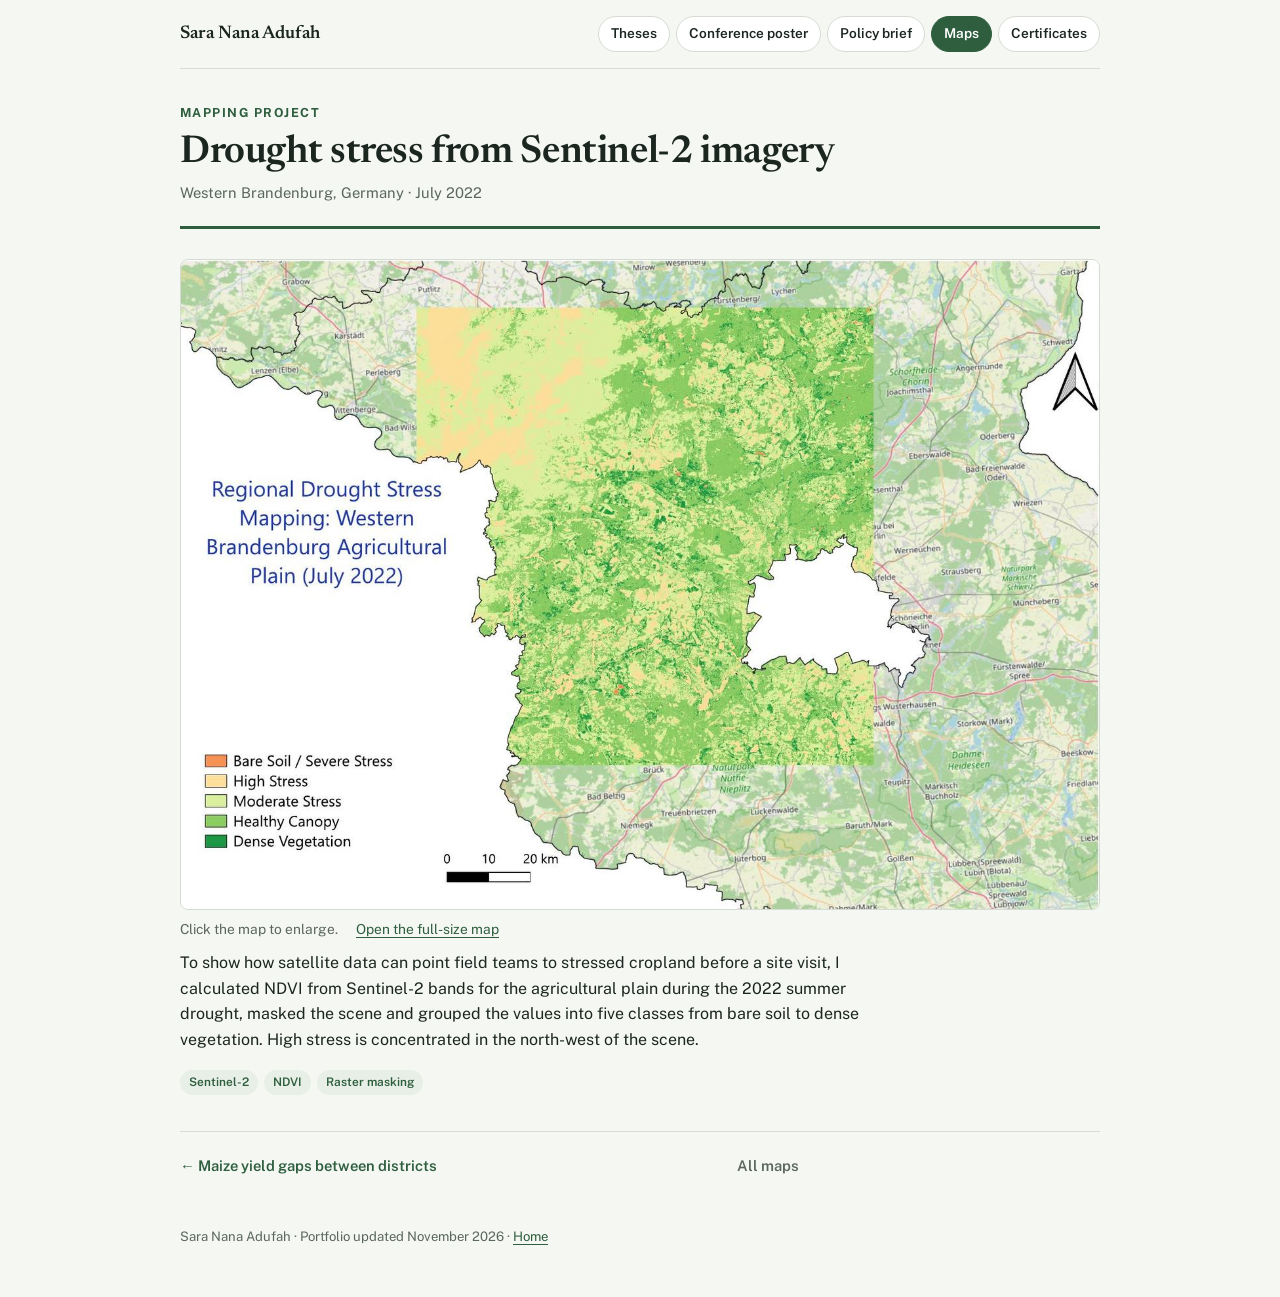
<file: maps/ndvi-brandenburg/index.html>
<!DOCTYPE html>
<html lang="en">
<head>
<meta charset="utf-8">
<meta name="viewport" content="width=device-width, initial-scale=1">
<title>Drought stress from Sentinel-2 imagery | Sara Nana Adufah</title>
<meta name="description" content="Sentinel-2 NDVI in five classes during the 2022 summer drought. QGIS project, Western Brandenburg, Germany, July 2022.">
<link rel="canonical" href="https://sarananaadufah.github.io/academic-portfolio/maps/ndvi-brandenburg/">
<meta property="og:type" content="website">
<meta property="og:title" content="Drought stress from Sentinel-2 imagery | Sara Nana Adufah">
<meta property="og:description" content="Sentinel-2 NDVI in five classes during the 2022 summer drought. QGIS project, Western Brandenburg, Germany, July 2022.">
<meta property="og:url" content="https://sarananaadufah.github.io/academic-portfolio/maps/ndvi-brandenburg/">
<meta property="og:image" content="https://sarananaadufah.github.io/academic-portfolio/assets/img/map-ndvi-brandenburg.jpg">
<link rel="preconnect" href="https://fonts.googleapis.com">
<link rel="preconnect" href="https://fonts.gstatic.com" crossorigin>
<link href="https://fonts.googleapis.com/css2?family=Newsreader:opsz,wght@6..72,500;6..72,600&family=Public+Sans:wght@400;500;600;700&display=swap" rel="stylesheet">
<link rel="stylesheet" href="../../assets/style.css">
</head>
<body>
<div class="wrap">
  <nav class="sitenav" aria-label="Site">
    <a class="brand" href="../../">Sara Nana Adufah</a>
    <ul>
      <li><a href="../../theses/">Theses</a></li>
      <li><a href="../../poster/">Conference poster</a></li>
      <li><a href="../../policy-brief/">Policy brief</a></li>
      <li><a href="../../maps/" aria-current="page">Maps</a></li>
      <li><a href="../../certificates/">Certificates</a></li>
    </ul>
  </nav>

<header class="pagehead">
  <p class="kicker"><a href="../">Mapping project</a></p>
  <h1 class="title">Drought stress from Sentinel-2 imagery</h1>
  <p class="meta">Western Brandenburg, Germany &middot; July 2022</p>
</header>
<main class="page">
  <article>
  <div class="figure">
    <button class="shot" type="button" data-caption="NDVI drought stress classes, western Brandenburg, July 2022" aria-label="Open the map full size"><img src="../../assets/img/map-ndvi-brandenburg.jpg" alt="NDVI map of western Brandenburg in July 2022 classed from bare soil and severe stress to dense vegetation"></button>
    <div class="actions"><span>Click the map to enlarge.</span><a href="../../assets/img/map-ndvi-brandenburg.jpg">Open the full-size map</a></div>
  </div>
    <p>To show how satellite data can point field teams to stressed cropland before a site visit, I calculated NDVI from Sentinel-2 bands for the agricultural plain during the 2022 summer drought, masked the scene and grouped the values into five classes from bare soil to dense vegetation. High stress is concentrated in the north-west of the scene.</p>
    <div class="tags" style="margin-top:14px"><span>Sentinel-2</span><span>NDVI</span><span>Raster masking</span></div>
  </article>
</main>
<nav class="pager" aria-label="Other maps"><a href="../maize-yields/">&larr; Maize yield gaps between districts</a><a class="mid" href="../">All maps</a><span></span></nav>

  <footer>Sara Nana Adufah &middot; Portfolio updated November 2026 &middot; <a href="../../">Home</a></footer>
</div>
<dialog id="viewer" aria-label="Image viewer">
  <div class="bar"><span id="viewer-caption"></span><button type="button" id="viewer-close">Close</button></div>
  <img id="viewer-img" alt="">
</dialog>
<script src="../../assets/viewer.js"></script>
</body>
</html>
</file>
<file: assets/style.css>
:root {
  --paper: #f5f7f3;
  --surface: #ffffff;
  --ink: #1c2621;
  --muted: #5a665f;
  --rule: #d6dcd4;
  --accent: #2e5e3e;
  --accent-2: #9a6f17;
  --tint: #e8efe7;
  --font-display: "Newsreader", "Georgia", "Times New Roman", serif;
  --font-body: "Public Sans", "Segoe UI", "Helvetica Neue", Arial, sans-serif;
  color-scheme: light;
}
@media (prefers-color-scheme: dark) {
  :root:not([data-theme="light"]) {
    --paper: #121814;
    --surface: #19211c;
    --ink: #e4eae4;
    --muted: #9ba89f;
    --rule: #2d3a31;
    --accent: #86b893;
    --accent-2: #d7aa4f;
    --tint: #1f2b23;
    color-scheme: dark;
  }
}
:root[data-theme="dark"] {
  --paper: #121814;
  --surface: #19211c;
  --ink: #e4eae4;
  --muted: #9ba89f;
  --rule: #2d3a31;
  --accent: #86b893;
  --accent-2: #d7aa4f;
  --tint: #1f2b23;
  color-scheme: dark;
}
* { box-sizing: border-box; }
html { scroll-behavior: smooth; }
@media (prefers-reduced-motion: reduce) { html { scroll-behavior: auto; } }
body {
  margin: 0;
  background: var(--paper);
  color: var(--ink);
  font-family: var(--font-body);
  font-size: 16px;
  line-height: 1.6;
}
a { color: var(--accent); text-underline-offset: 3px; }
a:focus-visible, button:focus-visible { outline: 2px solid var(--accent-2); outline-offset: 3px; border-radius: 3px; }
.wrap { max-width: 960px; margin: 0 auto; padding: 0 20px; }

header.top { padding: 48px 0 28px; border-bottom: 3px solid var(--accent); }
.name { font-family: var(--font-display); font-weight: 600; font-size: clamp(2.1rem, 5vw, 3rem); line-height: 1.1; margin: 0; letter-spacing: -0.01em; text-wrap: balance; }
.role { margin: 8px 0 0; font-weight: 500; color: var(--accent); font-size: 1.05rem; }
.contact { display: flex; flex-wrap: wrap; gap: 6px 22px; margin: 16px 0 0; padding: 0; list-style: none; font-size: 0.92rem; color: var(--muted); }
.intro { max-width: 68ch; margin: 18px 0 0; }
nav.jump { display: flex; flex-wrap: wrap; gap: 8px; margin-top: 22px; }
nav.jump a { font-size: 0.85rem; font-weight: 600; text-decoration: none; padding: 6px 12px; border: 1px solid var(--rule); border-radius: 999px; background: var(--surface); color: var(--ink); }
nav.jump a:hover { border-color: var(--accent); color: var(--accent); }

section.block { display: grid; grid-template-columns: 170px 1fr; gap: 28px; padding: 38px 0; border-bottom: 1px solid var(--rule); }
.rail h2 { font-size: 0.78rem; letter-spacing: 0.12em; text-transform: uppercase; color: var(--accent); margin: 4px 0 0; font-weight: 700; position: sticky; top: 16px; }
.content { min-width: 0; display: grid; gap: 30px; }
h3 { font-family: var(--font-display); font-weight: 600; font-size: 1.45rem; line-height: 1.25; margin: 0; text-wrap: balance; }
.meta { font-size: 0.88rem; color: var(--muted); margin: 6px 0 0; }
p { margin: 10px 0 0; max-width: 68ch; }
ul.points { margin: 12px 0 0; padding-left: 20px; max-width: 68ch; }
ul.points li { margin: 4px 0; }

.stats { display: grid; grid-template-columns: repeat(4, minmax(0, 1fr)); gap: 1px; background: var(--rule); border: 1px solid var(--rule); border-radius: 8px; overflow: hidden; margin-top: 16px; }
.stat { background: var(--surface); padding: 12px 14px; }
.stat b { display: block; font-family: var(--font-display); font-size: 1.5rem; font-weight: 600; color: var(--accent); font-variant-numeric: tabular-nums; line-height: 1.2; }
.stat span { font-size: 0.8rem; color: var(--muted); line-height: 1.35; display: block; }

.paper { display: grid; grid-template-columns: 1fr 230px; gap: 26px; align-items: start; }
.cite { font-size: 0.9rem; background: var(--tint); border-left: 3px solid var(--accent); padding: 10px 14px; margin-top: 14px; border-radius: 0 6px 6px 0; max-width: 68ch; }
.label { font-size: 0.72rem; font-weight: 700; letter-spacing: 0.1em; text-transform: uppercase; color: var(--accent-2); margin: 18px 0 0; }

.shot { display: block; width: 100%; padding: 0; border: 1px solid var(--rule); border-radius: 8px; background: var(--surface); cursor: zoom-in; overflow: hidden; }
.shot img { display: block; width: 100%; height: auto; }
.shot:hover { border-color: var(--accent); }
.hint { font-size: 0.78rem; color: var(--muted); margin-top: 6px; text-align: center; }

.projects { display: grid; grid-template-columns: repeat(2, minmax(0, 1fr)); gap: 22px; }
.proj { background: var(--surface); border: 1px solid var(--rule); border-radius: 10px; padding: 14px; display: flex; flex-direction: column; gap: 10px; scroll-margin-top: 16px; }
.proj .shot { border-radius: 6px; }
.proj h3 { font-size: 1.18rem; }
.proj p { margin: 0; font-size: 0.94rem; }
.proj .meta { margin: 2px 0 0; }
.tags { display: flex; flex-wrap: wrap; gap: 6px; margin-top: auto; padding-top: 4px; }
.tags span { font-size: 0.74rem; font-weight: 600; padding: 3px 9px; border-radius: 999px; background: var(--tint); color: var(--accent); }
.proj.textonly { justify-content: flex-start; }
.network { border: 1px dashed var(--rule); border-radius: 6px; padding: 14px; font-size: 0.86rem; color: var(--muted); background: var(--paper); }

.recs { counter-reset: rec; list-style: none; padding: 0; margin: 12px 0 0; display: grid; gap: 10px; max-width: 68ch; }
.recs li { counter-increment: rec; display: grid; grid-template-columns: 28px 1fr; gap: 8px; }
.recs li::before { content: counter(rec); font-family: var(--font-display); font-weight: 600; color: var(--accent-2); font-size: 1.2rem; line-height: 1.4; }

.certs { display: grid; grid-template-columns: repeat(auto-fill, minmax(118px, 1fr)); gap: 14px; }
.cert { display: flex; flex-direction: column; gap: 8px; font-size: 0.8rem; line-height: 1.35; }
.cert .shot { aspect-ratio: 4 / 3; }
.cert .shot img { height: 100%; object-fit: cover; object-position: center; }
.cert b { font-weight: 600; }
.cert small { color: var(--muted); display: block; }
table.more { width: 100%; border-collapse: collapse; font-size: 0.92rem; margin-top: 6px; }
table.more td { padding: 8px 0; border-top: 1px solid var(--rule); vertical-align: top; }
table.more td:first-child { width: 64px; color: var(--muted); font-variant-numeric: tabular-nums; }

footer { padding: 26px 0 50px; font-size: 0.82rem; color: var(--muted); }

dialog#viewer { border: none; padding: 0; background: transparent; max-width: 96vw; max-height: 94vh; }
dialog#viewer::backdrop { background: rgba(10, 14, 12, 0.82); }
dialog#viewer img { display: block; max-width: 96vw; max-height: 86vh; width: auto; height: auto; border-radius: 6px; background: #fff; }
dialog#viewer .bar { display: flex; justify-content: space-between; align-items: center; gap: 12px; color: #f2f5f2; font-size: 0.88rem; padding: 0 2px 8px; }
dialog#viewer button { font: inherit; font-weight: 600; background: #f2f5f2; color: #1c2621; border: none; border-radius: 6px; padding: 6px 14px; cursor: pointer; }

@media (max-width: 760px) {
  section.block { grid-template-columns: 1fr; gap: 14px; padding: 30px 0; }
  .rail h2 { position: static; }
  .paper { grid-template-columns: 1fr; }
  .paper .shot { max-width: 260px; }
  .projects { grid-template-columns: 1fr; }
  .stats { grid-template-columns: repeat(2, minmax(0, 1fr)); }
}

@media print {
  @page { size: A4; margin: 12mm 13mm; }
  body { background: #fff; font-size: 9pt; line-height: 1.4; }
  nav.jump, .hint, dialog, .network { display: none !important; }
  header.top { padding: 0 0 10px; }
  .name { font-size: 22pt; }
  .intro, .contact { margin-top: 8px; }
  section.block { grid-template-columns: 1fr; padding: 10px 0; gap: 6px; break-inside: auto; }
  .rail h2 { position: static; break-after: avoid; page-break-after: avoid; }
  .rail { break-after: avoid; page-break-after: avoid; }
  .content { gap: 12px; }
  h3 { font-size: 11.5pt; }
  p, ul.points { max-width: none; }
  .stats { margin-top: 8px; }
  .stat { padding: 6px 8px; }
  .stat b { font-size: 11pt; }
  .stat span { font-size: 7.5pt; }
  .paper { grid-template-columns: 1fr 120px; gap: 14px; }
  .projects { grid-template-columns: repeat(3, minmax(0, 1fr)); gap: 8px; }
  .proj { break-inside: avoid; padding: 7px; gap: 5px; }
  .proj h3 { font-size: 9.5pt; }
  .proj p { font-size: 8pt; }
  .tags span { font-size: 6.5pt; padding: 1px 6px; }
  .certs { grid-template-columns: repeat(5, 1fr); gap: 8px; }
  .cert { font-size: 7.5pt; break-inside: avoid; }
  table.more { font-size: 8pt; }
  table.more td { padding: 3px 0; }
  footer { padding: 8px 0 0; }
  a { color: inherit; text-decoration: none; }
}

/* Multi-page additions */
.sitenav { display: flex; flex-wrap: wrap; align-items: center; justify-content: space-between; gap: 10px 20px; padding: 16px 0; border-bottom: 1px solid var(--rule); }
.sitenav .brand { font-family: var(--font-display); font-weight: 600; font-size: 1.15rem; color: var(--ink); text-decoration: none; }
.sitenav ul { display: flex; flex-wrap: wrap; gap: 6px; list-style: none; margin: 0; padding: 0; }
.sitenav ul a { display: inline-block; font-size: 0.85rem; font-weight: 600; text-decoration: none; padding: 6px 12px; border: 1px solid var(--rule); border-radius: 999px; background: var(--surface); color: var(--ink); }
.sitenav ul a:hover { border-color: var(--accent); color: var(--accent); }
.sitenav ul a[aria-current="page"] { background: var(--accent); border-color: var(--accent); color: var(--surface); }

.pagehead { padding: 34px 0 22px; border-bottom: 3px solid var(--accent); }
.kicker { font-size: 0.78rem; letter-spacing: 0.12em; text-transform: uppercase; color: var(--accent); font-weight: 700; margin: 0; }
.kicker a { text-decoration: none; }
h1.title { font-family: var(--font-display); font-weight: 600; font-size: clamp(1.7rem, 4vw, 2.4rem); line-height: 1.15; margin: 8px 0 0; letter-spacing: -0.01em; text-wrap: balance; }
.pagehead .meta { font-size: 0.92rem; }
main.page { padding: 30px 0 10px; display: grid; gap: 34px; }
main.page > article + article { border-top: 1px solid var(--rule); padding-top: 34px; }
h2.item { font-family: var(--font-display); font-weight: 600; font-size: 1.45rem; line-height: 1.25; margin: 0; text-wrap: balance; }

.figure .shot { cursor: zoom-in; }
.actions { display: flex; flex-wrap: wrap; gap: 6px 18px; font-size: 0.86rem; margin-top: 8px; color: var(--muted); }
.mapnote { border: 1px dashed var(--rule); border-radius: 8px; padding: 18px; color: var(--muted); background: var(--surface); max-width: 68ch; }

.pager { display: flex; justify-content: space-between; align-items: baseline; gap: 12px; flex-wrap: wrap; padding: 22px 0; border-top: 1px solid var(--rule); margin-top: 26px; font-size: 0.92rem; }
.pager a { font-weight: 600; text-decoration: none; }
.pager .mid { color: var(--muted); }

a.proj { text-decoration: none; color: inherit; }
a.proj:hover { border-color: var(--accent); }
a.proj:hover h3 { color: var(--accent); }
a.proj img { display: block; width: 100%; height: auto; border-radius: 6px; border: 1px solid var(--rule); }
.noimg { aspect-ratio: 1400 / 989; display: flex; align-items: center; justify-content: center; text-align: center; padding: 10px; border: 1px dashed var(--rule); border-radius: 6px; color: var(--muted); background: var(--paper); font-size: 0.86rem; }
.projects.compact { grid-template-columns: repeat(3, minmax(0, 1fr)); gap: 16px; }
.projects.compact .proj { padding: 10px; gap: 8px; }
.projects.compact h3 { font-size: 1.02rem; }
.more-link { font-weight: 600; text-decoration: none; font-size: 0.92rem; }
.more-link::after { content: " \2192"; }
.item-link { color: inherit; text-decoration: none; }
.item-link:hover { color: var(--accent); }

.paper.poster { grid-template-columns: 1fr 300px; }
.paper.poster .side { position: sticky; top: 16px; }

@media (max-width: 760px) {
  .projects.compact { grid-template-columns: repeat(2, minmax(0, 1fr)); }
  .paper.poster { grid-template-columns: 1fr; }
  .paper.poster .side { position: static; max-width: 320px; }
}
@media (max-width: 460px) {
  .projects.compact { grid-template-columns: 1fr; }
}
@media print {
  .sitenav, .pager, .actions { display: none !important; }
  .pagehead { padding: 0 0 8px; }
  main.page { padding-top: 10px; gap: 14px; }
}
</file>
